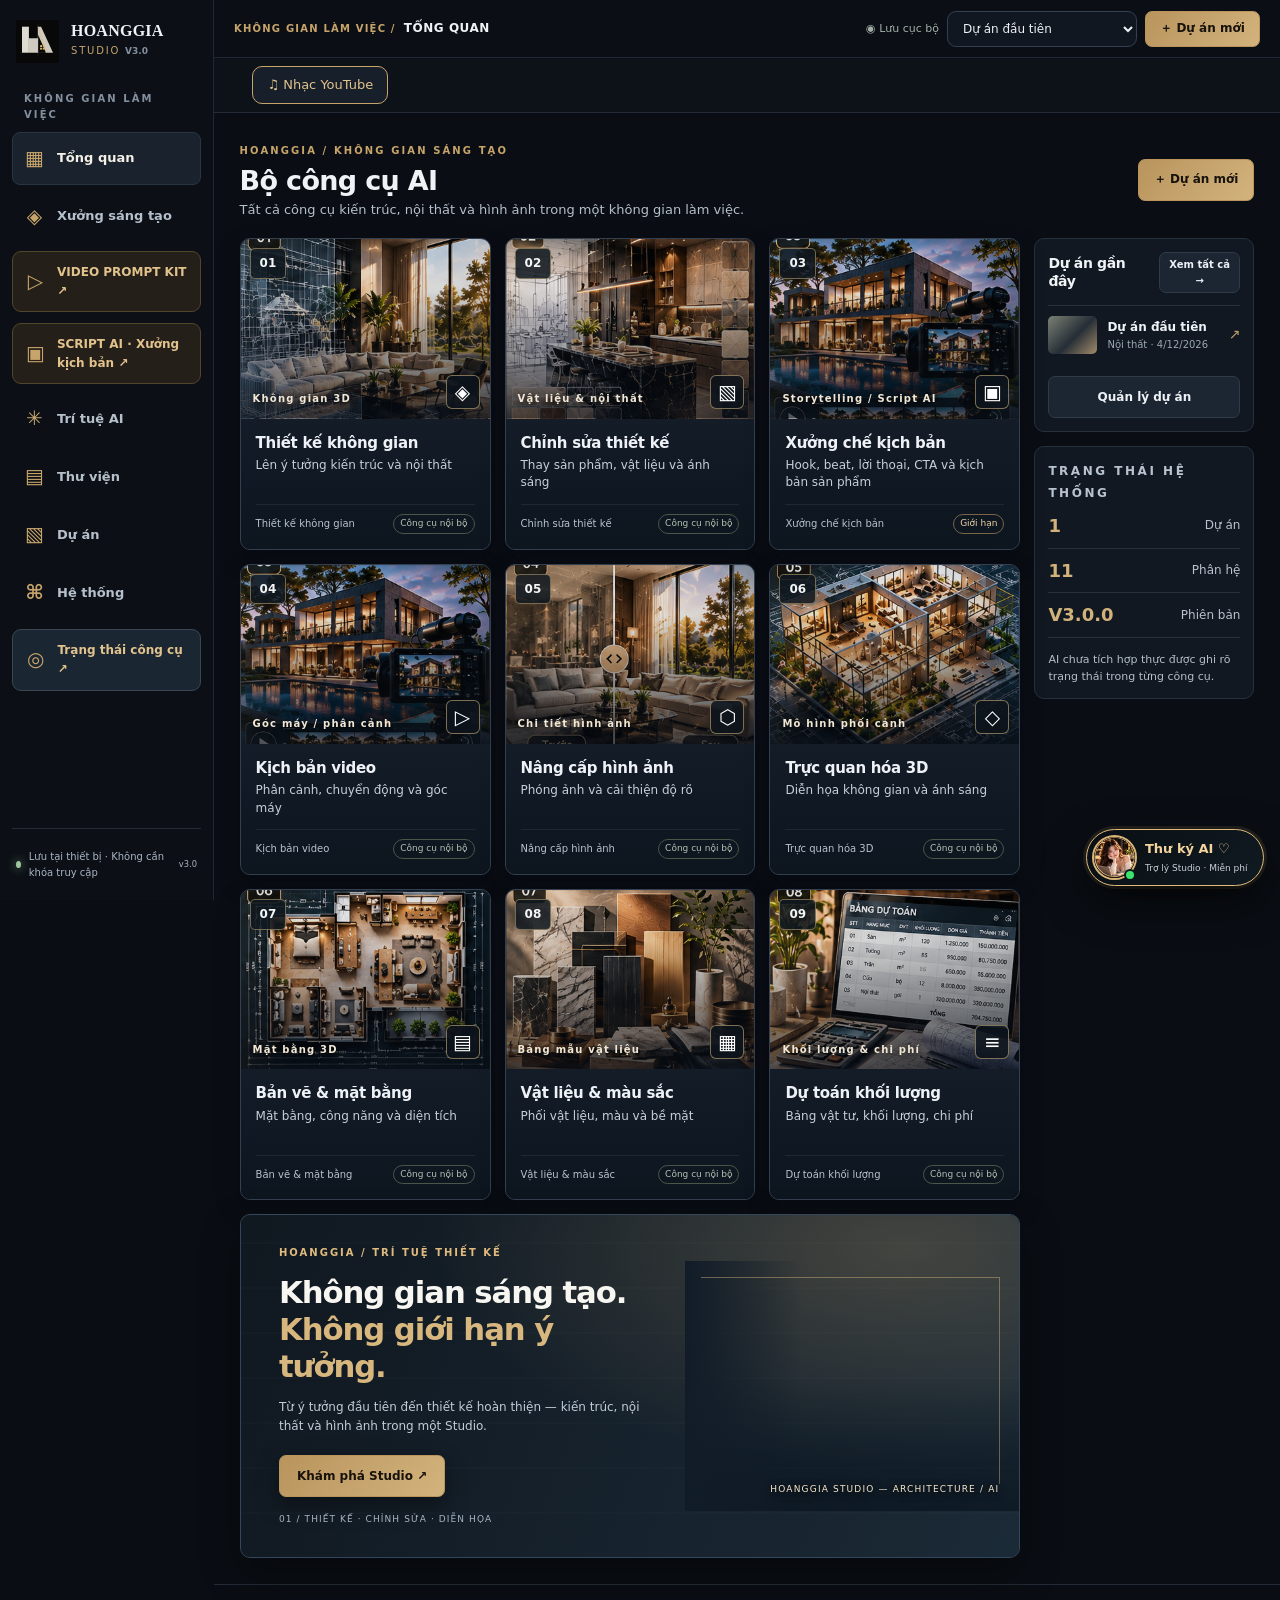
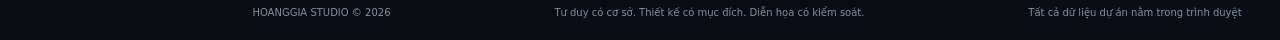
<file: index.html>
<!doctype html>
<html lang="vi"><head><meta charset="utf-8"><meta name="viewport" content="width=device-width,initial-scale=1"><meta name="theme-color" content="#101411"><meta name="description" content="HOANGGIA STUDIO — nền tảng trí tuệ thiết kế kiến trúc, nội thất và sáng tạo hình ảnh"><title>HOANGGIA STUDIO — Trí tuệ thiết kế</title><link rel="icon" href="./assets/icon.svg" type="image/svg+xml"><link rel="manifest" href="./manifest.webmanifest"><link rel="stylesheet" href="./styles.css?v=4.9.0"><style>.hg-prompt-shell{padding:24px;max-width:1250px;margin:auto}.hg-prompt-header span{color:#ddbb80;letter-spacing:.13em;font-size:11px;font-weight:bold}.hg-prompt-header h1{font-size:clamp(26px,4vw,40px);margin:12px 0}.hg-prompt-grid{display:grid;grid-template-columns:minmax(210px,320px) minmax(0,1fr);gap:16px;margin-top:22px}.hg-prompt-grid nav,.hg-prompt-grid article{background:#151d27;border:1px solid #344052;border-radius:12px;padding:16px;min-width:0}.hg-prompt-grid nav{display:grid;align-content:start;gap:8px}.hg-prompt-grid nav button{cursor:pointer;background:#202a38;color:#e6e7eb;border:1px solid #3c4959;border-radius:8px;padding:12px;text-align:left}.hg-prompt-grid nav button[aria-current=true]{border-color:#d8b478;background:#352c20}.hg-prompt-grid textarea{display:block;width:100%;background:#0c131c;color:#fff;border:1px solid #536074;border-radius:9px;padding:14px;margin:8px 0;min-height:215px;resize:vertical}.hg-prompt-actions{display:flex;gap:8px;flex-wrap:wrap}.hg-prompt-actions button{cursor:pointer;border:1px solid #c8a76d;background:#c8a76d;color:#151719;font-weight:700;padding:11px 14px;border-radius:8px}.hg-prompt-actions button+button{background:transparent;color:#e3c491}#hg-prompt-notice{color:#e7ca98;font-size:12px}@media(max-width:700px){.hg-prompt-shell{padding:16px}.hg-prompt-grid{grid-template-columns:1fr}.hg-prompt-grid nav{grid-template-columns:repeat(2,minmax(0,1fr))}.hg-prompt-grid nav button{font-size:12px;padding:10px}}@media(max-width:350px){.hg-prompt-grid nav{grid-template-columns:1fr}}.hg-prompt-categories{display:grid;grid-template-columns:repeat(auto-fit,minmax(210px,1fr));gap:10px;margin:22px 0}.hg-prompt-categories button{background:#182330;color:#e6e8ed;border:1px solid #3d4b5a;border-radius:10px;padding:14px;text-align:left;font-weight:650;cursor:pointer}.hg-prompt-categories button[aria-current=true]{border-color:#d8b478;background:#342c20;color:#f4d7a8}.hg-prompt-grid [hidden]{display:none!important}@media(max-width:700px){.hg-prompt-categories{grid-template-columns:repeat(2,minmax(0,1fr))}.hg-prompt-categories button{font-size:12px;padding:11px}}@media(max-width:380px){.hg-prompt-categories{grid-template-columns:1fr}}.hg-prompt-selects{display:grid;grid-template-columns:repeat(2,minmax(0,1fr));gap:16px;margin:22px 0}.hg-prompt-selects label{display:block;margin-bottom:9px;color:#e2c38e;font-weight:700}.hg-prompt-selects select{width:100%;min-width:0;border-radius:10px;background:#1b2633;border:1px solid #536074;color:#f3f3f3;padding:13px;font-size:14px}.hg-prompt-selects select:disabled{opacity:.55}.hg-prompt-editor-panel{padding:20px;border:1px solid #344052;background:#151d27;border-radius:12px}.hg-prompt-editor-panel [hidden]{display:none!important}@media(max-width:700px){.hg-prompt-selects{grid-template-columns:1fr}}</style></head>
<body>
<div class="app">
<aside class="side" aria-label="Điều hướng chính">
<a class="brand" href="#home" aria-label="HOANGGIA STUDIO"><img src="./assets/icon.svg" alt=""><span><strong>HOANGGIA</strong><small>STUDIO <b>V3.0</b></small></span></a>
<div class="side-label">KHÔNG GIAN LÀM VIỆC</div><nav id="mainNav">
<button data-route="home" class="active"><span class="ni">▦</span> Tổng quan</button>
<button data-route="creative"><span class="ni">◈</span> Xưởng sáng tạo</button>
<a class="script-direct-link" href="./video-prompt-kit.html" style="display:flex;align-items:center;gap:12px;padding:11px 13px;margin:3px 0;border:1px solid #51452c;border-radius:9px;color:#e2c38e;font-size:12px;font-weight:700;text-decoration:none;background:#241f18"><span class="ni">▷</span> VIDEO PROMPT KIT ↗</a><a class="script-direct-link" href="./script-ai.html" style="display:flex;align-items:center;gap:12px;padding:11px 13px;margin:3px 0;border:1px solid #51452c;border-radius:9px;color:#e2c38e;font-size:12px;font-weight:700;text-decoration:none;background:#241f18"><span class="ni">▣</span> SCRIPT AI · Xưởng kịch bản ↗</a>
<button data-route="intelligence"><span class="ni">✳</span> Trí tuệ AI</button>
<button data-route="library"><span class="ni">▤</span> Thư viện</button>
<button data-route="projects"><span class="ni">▧</span> Dự án</button>
<button data-route="system"><span class="ni">⌘</span> Hệ thống</button><a class="hg-status-link" href="./system-status.html"><span class="ni">◎</span> Trạng thái công cụ ↗</a></nav>
<div class="side-bottom"><span class="status-dot"></span><span>Lưu tại thiết bị · Không cần khóa truy cập</span><small id="sideVersion">v3.0</small></div></aside>
<div class="frame"><header class="topbar">
<div class="breadcrumb"><span class="overline">KHÔNG GIAN LÀM VIỆC /</span><strong id="crumb">TỔNG QUAN</strong></div>
<div class="top-actions"><span class="storage-tag" title="Dự án lưu trên trình duyệt này">◉ Lưu cục bộ</span><select id="projectSelect" aria-label="Dự án hiện tại"></select><button class="btn btn-gold" id="newProject" type="button">＋ Dự án mới</button></div>
</header><div class="music-toolbar"><aside class="music-dock" id="musicDock" aria-label="Nghe nhạc YouTube"><button id="musicToggle" class="music-toggle" type="button" aria-expanded="false" aria-controls="musicPanel">♫ Nhạc YouTube</button><div class="music-panel" id="musicPanel" hidden><label for="musicUrl">Dán liên kết video hoặc danh sách phát YouTube</label><div class="music-input-row"><input id="musicUrl" type="url" placeholder="https://www.youtube.com/watch?v=..." autocomplete="off"><button id="musicPlay" type="button">Phát</button></div><p id="musicMessage" role="status">Chỉ phát nội dung YouTube cho phép nhúng. Nhạc tiếp tục khi chuyển mục trong Studio.</p><div id="musicFrame"></div><div class="music-input-row"><a id="musicExternal" href="https://www.youtube.com/" target="_blank" rel="noopener noreferrer">Mở YouTube ↗</a><button id="musicStop" type="button">Dừng nhạc</button></div></div></aside></div><main id="view" tabindex="-1" aria-live="polite"></main>
<footer class="foot"><span>HOANGGIA STUDIO © 2026</span><span>Tư duy có cơ sở. Thiết kế có mục đích. Diễn họa có kiểm soát.</span><span id="footerStatus">Tất cả dữ liệu dự án nằm trong trình duyệt</span></footer></div>
<nav class="mobile-nav" aria-label="Điều hướng di động"><button data-route="home">⌂<small>Tổng quan</small></button><button data-route="creative">◈<small>Sáng tạo</small></button><a href="./script-ai.html" aria-label="Mở Script AI" style="color:#e2c38e;text-align:center;font-size:19px;min-width:55px;text-decoration:none">▣<small style="display:block;font-size:10px">Script AI</small></a><button data-route="intelligence">✳<small>Trí tuệ</small></button><button data-route="library">▤<small>Thư viện</small></button><button data-route="projects">▧<small>Dự án</small></button><button data-route="system">⌘<small>Hệ thống</small></button><a class="hg-mobile-status" href="./system-status.html" aria-label="Trạng thái hệ thống">◎<small>Trạng thái</small></a></nav>
</div><div id="toast" class="toast" role="status" aria-live="polite"></div>
<script>
/* Chuyển thẳng Design AI đến DA Studio, kể cả khi còn giao diện cũ trong bộ nhớ. */
document.addEventListener("click",function(e){
 const tile=e.target.closest('[data-open="design"],a[href*="/design-ai/"],a[href*="/da-studio/"]');
 if(!tile)return;
 e.preventDefault();e.stopImmediatePropagation();
 location.assign("https://hoanggiaktsda-beep.github.io/da-studio/");
},true);
</script><script type="module" src="./src/app.js?v=4.9.21"></script><script defer src="./src/mo-chat.js"></script><script defer src="./src/youtube-music.js"></script><script defer src="./src/prompt-router.js?v=1.2.0"></script></body></html>
</file>
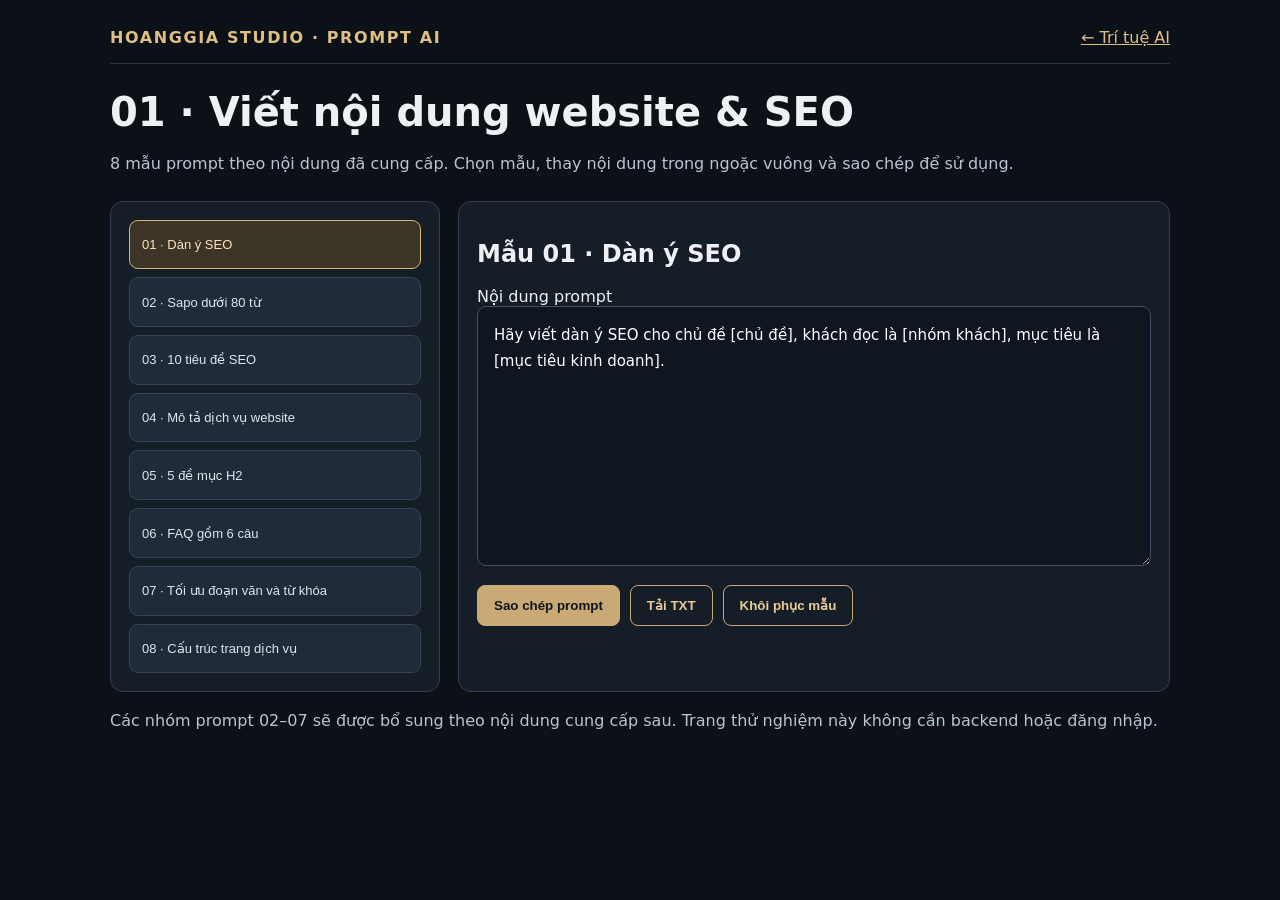
<file: prompt-mau.html>
<!doctype html><html lang="vi"><head><meta charset="utf-8"><meta name="viewport" content="width=device-width,initial-scale=1"><title>HOANGGIA · Prompt mẫu Website & SEO</title><style>:root{color-scheme:dark}*{box-sizing:border-box}body{margin:0;background:#0c1118;color:#eef0f3;font-family:system-ui,-apple-system,Arial,sans-serif}.wrap{max-width:1100px;margin:auto;padding:28px 20px 80px}header{display:flex;align-items:center;justify-content:space-between;gap:16px;border-bottom:1px solid #293340;padding-bottom:16px}header strong{letter-spacing:.1em;color:#dfbf86}a{color:#dfbf86}h1{font-size:clamp(26px,4vw,40px);margin:25px 0 6px}p,.hint{color:#bac4d0;line-height:1.6}.layout{display:grid;grid-template-columns:minmax(220px,330px) minmax(0,1fr);gap:18px;margin-top:24px}.panel{background:#151d27;border:1px solid #344052;border-radius:13px;padding:18px}.items{display:grid;gap:8px}.items button{display:block;text-align:left;width:100%;padding:13px 12px;border-radius:9px;background:#202b39;color:#dfe6ec;border:1px solid #344356;font-size:13px;cursor:pointer}.items button[aria-selected="true"]{background:#3b3427;border-color:#d6b577;color:#ffe5b9}textarea{width:100%;min-height:260px;background:#0f161f;border:1px solid #415065;color:#fff;padding:16px;border-radius:9px;font:15px/1.7 system-ui;resize:vertical}.actions{display:flex;flex-wrap:wrap;gap:10px;margin-top:15px}.actions button{cursor:pointer;border:1px solid #c9aa76;border-radius:8px;padding:12px 16px;background:#c9aa76;color:#10151b;font-weight:bold}.actions button.secondary{background:transparent;color:#e8cc99}#status{min-height:22px;font-size:13px;color:#dfbf86;margin-top:12px}@media(max-width:700px){.layout{grid-template-columns:1fr}.wrap{padding:16px 12px 80px}header{align-items:flex-start}.items{grid-template-columns:repeat(2,minmax(0,1fr))}.items button{font-size:12px;padding:11px 8px}}@media(max-width:370px){.items{grid-template-columns:1fr}}</style></head><body><main class="wrap"><header><strong>HOANGGIA STUDIO · PROMPT AI</strong><a href="./#intelligence">← Trí tuệ AI</a></header><h1>01 · Viết nội dung website & SEO</h1><p>8 mẫu prompt theo nội dung đã cung cấp. Chọn mẫu, thay nội dung trong ngoặc vuông và sao chép để sử dụng.</p><div class="layout"><nav class="panel items" aria-label="Chọn mẫu SEO" id="items"></nav><section class="panel"><h2 id="title">Mẫu 01 · Dàn ý SEO</h2><label for="prompt">Nội dung prompt</label><textarea id="prompt" spellcheck="false"></textarea><div class="actions"><button id="copy" type="button">Sao chép prompt</button><button id="save" class="secondary" type="button">Tải TXT</button><button id="reset" class="secondary" type="button">Khôi phục mẫu</button></div><p id="status" role="status"></p></section></div><p class="hint">Các nhóm prompt 02–07 sẽ được bổ sung theo nội dung cung cấp sau. Trang thử nghiệm này không cần backend hoặc đăng nhập.</p></main><script>const prompts=[["Dàn ý SEO","Hãy viết dàn ý SEO cho chủ đề [chủ đề], khách đọc là [nhóm khách], mục tiêu là [mục tiêu kinh doanh]."],["Sapo dưới 80 từ","Hãy viết sapo dưới 80 từ cho bài [tên bài], giọng rõ ràng, không phóng đại, có nhắc [từ khóa chính]."],["10 tiêu đề SEO","Hãy tạo 10 tiêu đề SEO cho từ khóa [từ khóa], mỗi tiêu đề có một lợi ích cụ thể."],["Mô tả dịch vụ website","Hãy viết đoạn mô tả dịch vụ [dịch vụ] cho website, tập trung vào vấn đề [nỗi đau] và kết quả [kết quả mong muốn]."],["5 đề mục H2","Hãy viết 5 H2 cho bài [chủ đề], mỗi H2 xử lý một ý định tìm kiếm khác nhau."],["FAQ gồm 6 câu","Hãy viết phần FAQ cho bài [tên bài], gồm 6 câu trả lời ngắn, dễ hiểu, không dùng giọng bán hàng."],["Tối ưu đoạn văn và từ khóa","Hãy tối ưu đoạn sau để dễ đọc hơn, giữ nguyên ý chính và thêm từ khóa [từ khóa] tự nhiên: [đoạn văn]."],["Cấu trúc trang dịch vụ","Hãy đề xuất cấu trúc trang dịch vụ [dịch vụ], gồm hero, lợi ích, quy trình, bằng chứng và kêu gọi hành động."]];let current=0;const list=document.getElementById("items"),text=document.getElementById("prompt"),title=document.getElementById("title"),status=document.getElementById("status");prompts.forEach((p,i)=>{let b=document.createElement("button");b.textContent=String(i+1).padStart(2,"0")+" · "+p[0];b.onclick=()=>choose(i);list.append(b)});function choose(i){current=i;text.value=prompts[i][1];title.textContent="Mẫu "+String(i+1).padStart(2,"0")+" · "+prompts[i][0];[...list.children].forEach((b,n)=>b.setAttribute("aria-selected",String(n===i)));status.textContent=""}choose(0);document.getElementById("copy").onclick=async()=>{try{await navigator.clipboard.writeText(text.value);status.textContent="Đã sao chép prompt."}catch{status.textContent="Không sao chép được; hãy chọn nội dung để sao chép thủ công."}};document.getElementById("save").onclick=()=>{let url=URL.createObjectURL(new Blob([text.value],{type:"text/plain;charset=utf-8"}));let a=document.createElement("a");a.href=url;a.download="HOANGGIA-SEO-"+(current+1)+".txt";a.click();setTimeout(()=>URL.revokeObjectURL(url),500)};document.getElementById("reset").onclick=()=>choose(current)</script></body></html>
</file>
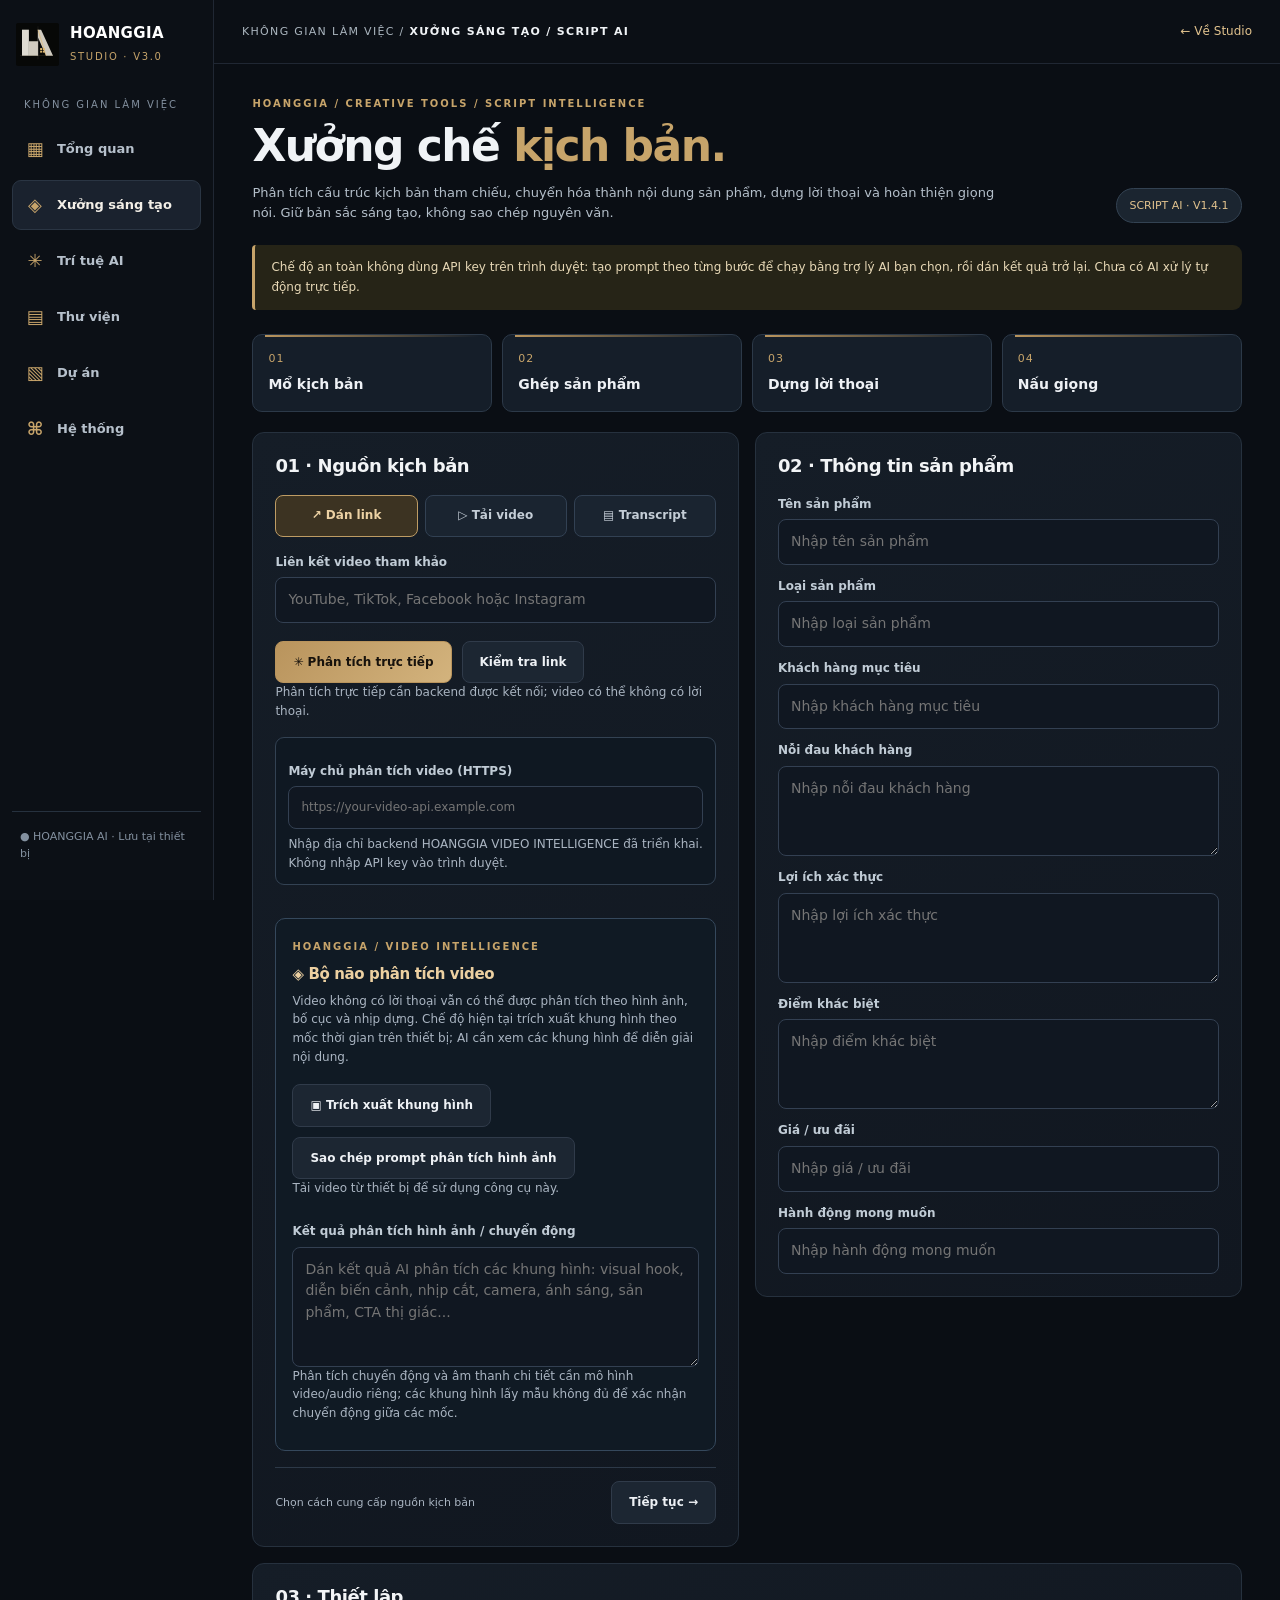
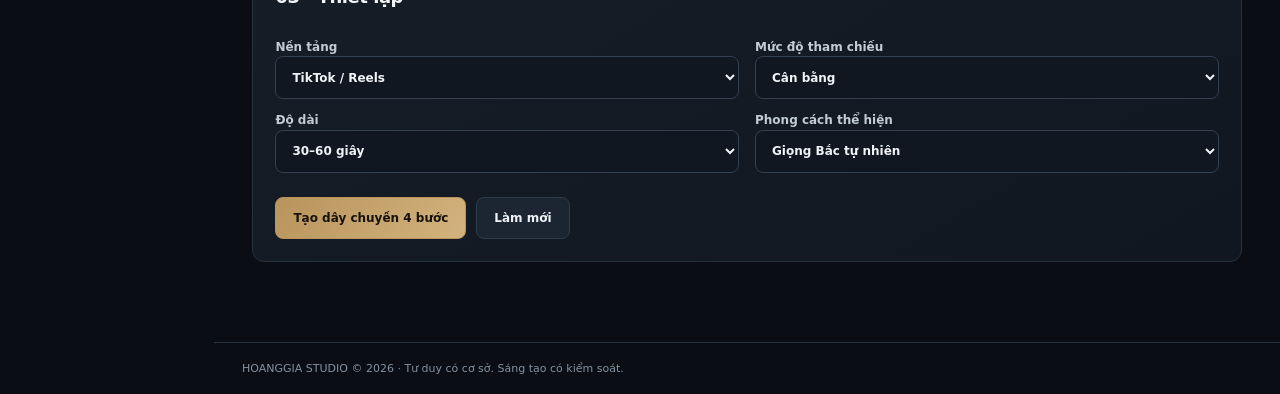
<file: script-ai.html>
<!doctype html><html lang="vi"><head><meta charset="utf-8"><meta name="viewport" content="width=device-width,initial-scale=1"><title>HOANGGIA SCRIPT AI — Xưởng kịch bản</title><link rel="stylesheet" href="./styles.css?v=4.4.5"><style>
:root{color-scheme:dark;--script-accent:#c7a46a}
body{background:#0a0e14;color:#f0f3f6;margin:0}
.script-shell{display:flex;min-height:100vh}.script-side{width:214px;flex:none;background:#0c1016;border-right:1px solid #202733;padding:22px 12px;position:sticky;top:0;height:100vh;display:flex;flex-direction:column}.script-brand{display:flex;align-items:center;gap:11px;margin:0 4px 30px;text-decoration:none}.script-brand img{width:43px;height:43px}.script-brand strong{display:block;font-weight:800;font-size:15px;letter-spacing:.025em;color:#fff}.script-brand small{color:#c7a46a;font-size:10px;letter-spacing:.17em}.script-nav-title{font-size:10px;letter-spacing:.2em;color:#83909f;margin:0 12px 12px}.script-nav{display:grid;gap:6px}.script-nav a{display:flex;align-items:center;gap:11px;padding:11px 12px;border-radius:9px;color:#b6c0cb;font-size:13px;font-weight:600;text-decoration:none}.script-nav a:hover,.script-nav a.active{background:#1a222e;border:1px solid #2a3543;padding:10px 11px;color:#f3efe7}.script-nav .symbol{color:#c7a46a;font-size:18px;min-width:22px;text-align:center}.script-side-foot{margin-top:auto;border-top:1px solid #26313e;padding:16px 8px;color:#83909f;font-size:11px}
.script-frame{flex:1;min-width:0}.script-topbar{height:64px;background:#0c1016f5;border-bottom:1px solid #202733;display:flex;align-items:center;justify-content:space-between;padding:0 28px;position:sticky;top:0;z-index:10}.script-topbar .crumb{font-size:11px;letter-spacing:.12em;color:#abb6bf}.script-topbar strong{color:#f0f3f6}.script-topbar a{font-size:12px;color:#e2c38e}
.script-main{max-width:1510px;margin:auto;padding:32px clamp(18px,3vw,44px) 80px}.script-hero{display:flex;justify-content:space-between;align-items:flex-end;gap:20px;margin-bottom:22px}.script-hero h1{font-size:clamp(30px,4vw,44px);letter-spacing:-.035em;margin:6px 0 10px}.script-hero p{max-width:750px;font-size:13px;margin:0}.script-version{white-space:nowrap;background:#1b2530;border:1px solid #334252;padding:8px 12px;border-radius:50px;font-size:11px;color:#e2c38e}.eyebrow{font-size:10px;letter-spacing:.2em;color:#c7a46a}.columns{display:grid;grid-template-columns:1fr 1fr;gap:16px;align-items:start}.panel{border:1px solid #26313e;background:linear-gradient(150deg,#151d27,#111720);border-radius:12px;padding:22px;margin-top:16px}.panel h2{color:#f2f4f6;font-size:18px;margin:0 0 17px}.panel label{font-size:12px;color:#c1ccd6;margin:12px 0 6px;font-weight:600}.panel input,.panel textarea,.panel select{display:block;width:100%;border:1px solid #334052;background:#101721;border-radius:8px;padding:11px 12px;color:#f0f3f6;min-height:43px;font:inherit}.panel textarea{min-height:90px;resize:vertical}#source{min-height:294px}.panel input:focus,.panel textarea:focus,.panel select:focus{outline:2px solid #c7a46a;outline-offset:1px}.script-main button{border:1px solid #b9945d;background:linear-gradient(130deg,#b9945d,#d3b37d);color:#17120c;border-radius:8px;padding:11px 17px;min-height:42px;cursor:pointer;font-size:12px;font-weight:700}.script-main button.secondary{background:#1c2632;color:#eef1f5;border-color:#303b4a}.script-main button:hover{filter:brightness(1.12)}.script-main button:disabled{opacity:.48}.actions{display:flex;flex-wrap:wrap;gap:10px;margin-top:18px}
.rail{display:grid;grid-template-columns:repeat(4,minmax(0,1fr));gap:10px;margin:24px 0 4px}.rail div{position:relative;background:#151e29;border:1px solid #2c3948;border-radius:10px;padding:15px;color:#c7a46a;font-size:11px;letter-spacing:.09em}.rail div:before{content:"";position:absolute;top:0;left:12px;right:12px;height:2px;background:linear-gradient(90deg,#b9945d,transparent)}.rail strong{display:block;font-size:14px;color:#eef1f5;margin-top:7px;letter-spacing:0}.script-main pre{white-space:pre-wrap;overflow-wrap:anywhere;background:#0b1119;border:1px solid #293542;border-radius:10px;padding:16px;max-height:370px;overflow:auto;color:#c9d2dc;font:12px/1.8 ui-monospace,Consolas,monospace}.hidden{display:none!important}.step{border-bottom:1px solid #293542;padding:16px 0}.step h3{color:#e8ce9f;margin-bottom:12px}.notice{border-left:3px solid #c7a46a;background:#262417;border-radius:4px 9px 9px 4px;padding:13px 16px;color:#e7d8b6;font-size:12px;line-height:1.65}.status{font-size:12px;color:#e2c38e}.hint{font-size:12px;color:#aab5c2}.script-bottom{font-size:11px;color:#8492a1;border-top:1px solid #26313e;padding:17px 28px}.script-mobile-nav{display:none}
@media(max-width:1100px){.script-side{width:194px}.script-main{padding:22px}.columns{gap:12px}}
@media(max-width:760px){.script-side{display:none}.script-topbar{height:58px;padding:0 15px}.script-topbar .crumb{font-size:10px}.script-main{padding:23px 14px 100px}.script-hero{align-items:flex-start}.script-hero h1{font-size:31px}.script-version{display:none}.columns{grid-template-columns:1fr}.panel{padding:17px}.rail{grid-template-columns:repeat(2,minmax(0,1fr));gap:8px}.rail div{padding:12px}.script-mobile-nav{position:fixed;display:flex;bottom:0;left:0;right:0;z-index:50;background:#111924ef;backdrop-filter:blur(15px);border-top:1px solid #2b3542;justify-content:space-around;padding:7px 0 max(9px,env(safe-area-inset-bottom))}.script-mobile-nav a{color:#c5cdd6;text-align:center;font-size:11px;text-decoration:none;padding:6px 12px}.script-mobile-nav a span{display:block;font-size:21px;color:#c7a46a}.script-bottom{display:none}}
@media(prefers-reduced-motion:reduce){*{scroll-behavior:auto!important}}

.source-tabs{display:flex;gap:7px;flex-wrap:wrap;margin:0 0 16px}.script-main button.source-tab{background:#1a2430;border:1px solid #324153;color:#c4cdd6;padding:9px 12px;flex:1;min-width:105px}.script-main button.source-tab.selected{background:#3c3322;color:#edd2a4;border-color:#be9c64}.source-pane{min-height:255px}.source-pane.hidden{display:none}.source-preview{width:100%;max-height:215px;object-fit:contain;border:1px solid #324153;border-radius:8px;margin:12px 0}.source-open{display:inline-flex;align-items:center;color:#e2c38e;font-size:12px}.source-bottom{display:flex;align-items:center;justify-content:space-between;gap:12px;border-top:1px solid #2d3948;padding-top:13px;margin-top:16px;color:#aab5c2;font-size:11px}
.video-intelligence{background:#101a24;border:1px solid #35485c;border-radius:10px;padding:16px;margin-top:15px}.vi-head h3{color:#ecd0a1;margin:8px 0}.video-frames{display:grid;grid-template-columns:repeat(auto-fill,minmax(130px,1fr));gap:10px;margin:12px 0}.video-frame{border:1px solid #39495a;background:#0d141e;border-radius:7px;padding:6px}.video-frame img{width:100%;aspect-ratio:9/12;object-fit:contain;display:block}.video-frame small{color:#c5d0dc;font-size:11px}.video-frame a{font-size:11px;color:#e2c38e}.video-intelligence textarea{min-height:120px}@media(max-width:760px){.video-frames{grid-template-columns:repeat(2,minmax(0,1fr))}}
.direct-config{margin-top:16px;padding:12px;border:1px solid #334253;border-radius:9px;background:#0f1822}.direct-config input{font-size:12px}.direct-config .hint{margin:6px 0 0}#directStatus{color:#d8c08c;min-height:18px}
</style></head><body><div class="script-shell"><aside class="script-side"><a class="script-brand" href="./"><img src="./assets/icon.svg" alt=""><span><strong>HOANGGIA</strong><small>STUDIO · V3.0</small></span></a><div class="script-nav-title">KHÔNG GIAN LÀM VIỆC</div><nav class="script-nav"><a href="./#home"><span class="symbol">▦</span>Tổng quan</a><a class="active" href="./#creative"><span class="symbol">◈</span>Xưởng sáng tạo</a><a href="./#intelligence"><span class="symbol">✳</span>Trí tuệ AI</a><a href="./#library"><span class="symbol">▤</span>Thư viện</a><a href="./#projects"><span class="symbol">▧</span>Dự án</a><a href="./#system"><span class="symbol">⌘</span>Hệ thống</a></nav><div class="script-side-foot">● HOANGGIA AI · Lưu tại thiết bị</div></aside><div class="script-frame"><header class="script-topbar"><div class="crumb">KHÔNG GIAN LÀM VIỆC / <strong>XƯỞNG SÁNG TẠO / SCRIPT AI</strong></div><a href="./#creative">← Về Studio</a></header><main class="script-main"><div class="script-hero"><div><div class="eyebrow">HOANGGIA / CREATIVE TOOLS / SCRIPT INTELLIGENCE</div><h1>Xưởng chế <span style="color:#c7a46a">kịch bản.</span></h1><p>Phân tích cấu trúc kịch bản tham chiếu, chuyển hóa thành nội dung sản phẩm, dựng lời thoại và hoàn thiện giọng nói. Giữ bản sắc sáng tạo, không sao chép nguyên văn.</p></div><span class="script-version">SCRIPT AI · V1.4.1</span></div>
<div class="notice">Chế độ an toàn không dùng API key trên trình duyệt: tạo prompt theo từng bước để chạy bằng trợ lý AI bạn chọn, rồi dán kết quả trở lại. Chưa có AI xử lý tự động trực tiếp.</div>
<div class="rail"><div>01<strong>Mổ kịch bản</strong></div><div>02<strong>Ghép sản phẩm</strong></div><div>03<strong>Dựng lời thoại</strong></div><div>04<strong>Nấu giọng</strong></div></div>
<div class="columns"><section class="panel"><h2>01 · Nguồn kịch bản</h2><div class="source-tabs" role="tablist" aria-label="Chọn phương thức nguồn"><button type="button" class="source-tab selected" data-source-mode="url" aria-selected="true">↗ Dán link</button><button type="button" class="source-tab" data-source-mode="video" aria-selected="false">▷ Tải video</button><button type="button" class="source-tab" data-source-mode="text" aria-selected="false">▤ Transcript</button></div>
<div id="sourceUrlPane" class="source-pane"><label for="sourceUrl">Liên kết video tham khảo</label><input id="sourceUrl" type="url" placeholder="YouTube, TikTok, Facebook hoặc Instagram"><div class="actions"><button type="button" id="analyzeDirect">✳ Phân tích trực tiếp</button><button type="button" class="secondary" id="checkUrl">Kiểm tra link</button><a id="openSourceUrl" class="source-open hidden" target="_blank" rel="noopener noreferrer">Mở video ↗</a></div><p class="hint" id="sourceUrlHelp">Phân tích trực tiếp cần backend được kết nối; video có thể không có lời thoại.</p><div class="direct-config"><label for="backendUrl">Máy chủ phân tích video (HTTPS)</label><input id="backendUrl" type="url" placeholder="https://your-video-api.example.com"><p class="hint">Nhập địa chỉ backend HOANGGIA VIDEO INTELLIGENCE đã triển khai. Không nhập API key vào trình duyệt.</p></div><p class="hint" id="directStatus" role="status" aria-live="polite"></p></div>
<div id="sourceVideoPane" class="source-pane hidden"><label for="sourceVideo">Tải video MP4 / MOV / WEBM</label><input id="sourceVideo" type="file" accept="video/mp4,video/quicktime,video/webm,.mp4,.mov,.webm"><video id="sourcePreview" class="source-preview hidden" controls playsinline></video><p class="hint" id="videoHelp">Xem lại video ngay trên thiết bị. Chưa có công cụ nhận dạng lời thoại từ tệp video; dùng transcript hoặc phụ đề từ ứng dụng ngoài để phân tích.</p></div>
<div class="video-intelligence"><div class="vi-head"><span class="eyebrow">HOANGGIA / VIDEO INTELLIGENCE</span><h3>◈ Bộ não phân tích video</h3><p class="hint">Video không có lời thoại vẫn có thể được phân tích theo hình ảnh, bố cục và nhịp dựng. Chế độ hiện tại trích xuất khung hình theo mốc thời gian trên thiết bị; AI cần xem các khung hình để diễn giải nội dung.</p></div><div class="actions"><button id="extractFrames" type="button" class="secondary">▣ Trích xuất khung hình</button><button id="copyVisualPrompt" type="button" class="secondary">Sao chép prompt phân tích hình ảnh</button></div><div id="frameStatus" class="hint" role="status">Tải video từ thiết bị để sử dụng công cụ này.</div><div id="videoFrames" class="video-frames"></div><label for="visualAnalysis">Kết quả phân tích hình ảnh / chuyển động</label><textarea id="visualAnalysis" placeholder="Dán kết quả AI phân tích các khung hình: visual hook, diễn biến cảnh, nhịp cắt, camera, ánh sáng, sản phẩm, CTA thị giác..."></textarea><p class="hint">Phân tích chuyển động và âm thanh chi tiết cần mô hình video/audio riêng; các khung hình lấy mẫu không đủ để xác nhận chuyển động giữa các mốc.</p></div><div id="sourceTextPane" class="source-pane hidden"><label for="upload">Tải transcript (.txt, .srt, .vtt, .md)</label><input id="upload" type="file" accept=".txt,.srt,.vtt,.md"><label for="source">Nội dung lời thoại</label><textarea id="source" placeholder="Dán bản chép lời hoặc nội dung phụ đề video..."></textarea><p class="hint">Cách nhập có thể dùng ngay để tạo quy trình bốn bước.</p></div>
<div class="source-bottom"><span id="sourceReady" aria-live="polite">Chọn cách cung cấp nguồn kịch bản</span><button type="button" class="secondary" id="sourceNext">Tiếp tục →</button></div></section>
<section class="panel"><h2>02 · Thông tin sản phẩm</h2><div id="fields"><label for="p_ten">Tên sản phẩm</label><input id="p_ten" type="text" placeholder="Nhập tên sản phẩm"><label for="p_loai">Loại sản phẩm</label><input id="p_loai" type="text" placeholder="Nhập loại sản phẩm"><label for="p_khach">Khách hàng mục tiêu</label><input id="p_khach" type="text" placeholder="Nhập khách hàng mục tiêu"><label for="p_van_de">Nỗi đau khách hàng</label><textarea id="p_van_de" placeholder="Nhập nỗi đau khách hàng"></textarea><label for="p_loi_ich">Lợi ích xác thực</label><textarea id="p_loi_ich" placeholder="Nhập lợi ích xác thực"></textarea><label for="p_khac_biet">Điểm khác biệt</label><textarea id="p_khac_biet" placeholder="Nhập điểm khác biệt"></textarea><label for="p_gia">Giá / ưu đãi</label><input id="p_gia" type="text" placeholder="Nhập giá / ưu đãi"><label for="p_cta">Hành động mong muốn</label><input id="p_cta" type="text" placeholder="Nhập hành động mong muốn"></div></section></div>
<section class="panel"><h2>03 · Thiết lập</h2><div class="columns"><div><label>Nền tảng<select id="platform"><option>TikTok / Reels</option><option>YouTube Shorts</option><option>Video dài</option></select></label><label>Độ dài<select id="duration"><option>15–30 giây</option><option selected>30–60 giây</option><option>60–90 giây</option><option>2–3 phút</option></select></label></div><div><label>Mức độ tham chiếu<select id="fidelity"><option>Sát khung</option><option selected>Cân bằng</option><option>Thoáng</option></select></label><label>Phong cách thể hiện<select id="tone"><option>Giọng Bắc tự nhiên</option><option>Chuyên gia cao cấp</option><option>Điện ảnh / Cinematic</option><option>Thân thiện, gần gũi</option></select></label></div></div><div class="actions"><button id="build">Tạo dây chuyền 4 bước</button><button class="secondary" id="reset">Làm mới</button></div></section>
<section class="panel hidden" id="workflow"><h2>04 · Dây chuyền biên tập</h2><p class="hint">Sao chép prompt mỗi bước sang AI, dán kết quả vào ô bên dưới. Bước sau sẽ sử dụng kết quả bước trước. Mọi nội dung được xử lý tại thiết bị, trừ khi chính bạn gửi tới dịch vụ AI.</p><div id="steps"></div><div class="actions"><button id="export">Xuất kết quả TXT</button><button class="secondary" id="copyfinal">Chép lời thoại cuối</button></div><p class="status" id="status" aria-live="polite"></p></section></main><footer class="script-bottom">HOANGGIA STUDIO © 2026 · Tư duy có cơ sở. Sáng tạo có kiểm soát.</footer></div></div><nav class="script-mobile-nav" aria-label="Điều hướng"><a href="./#home"><span>⌂</span>Tổng quan</a><a href="./#creative"><span>◈</span>Sáng tạo</a><a href="./#intelligence"><span>✳</span>Trí tuệ</a><a href="./#projects"><span>▧</span>Dự án</a></nav>
<script>
let sourceMode="url",previewUrl=null;const sourceModes=["url","video","text"];
function switchSourceMode(mode){if(!sourceModes.includes(mode))return;sourceMode=mode;sourceModes.forEach(x=>{document.getElementById("source"+({url:"Url",video:"Video",text:"Text"}[x])+"Pane").classList.toggle("hidden",x!==mode)});document.querySelectorAll("[data-source-mode]").forEach(el=>{let on=el.dataset.sourceMode===mode;el.classList.toggle("selected",on);el.setAttribute("aria-selected",String(on))});document.getElementById("sourceReady").textContent=mode==="url"?"Dán link, sau đó bổ sung transcript để phân tích":mode==="video"?"Tải video để xem trước, sau đó bổ sung transcript":"Dán hoặc tải transcript để phân tích";}document.querySelectorAll("[data-source-mode]").forEach(b=>b.addEventListener("click",()=>switchSourceMode(b.dataset.sourceMode)));
function allowedSourceLink(raw){try{let u=new URL(raw);if(!["http:","https:"].includes(u.protocol))return null;let h=u.hostname.toLowerCase();if(!["youtube.com","www.youtube.com","m.youtube.com","youtu.be","tiktok.com","www.tiktok.com","facebook.com","www.facebook.com","fb.watch","instagram.com","www.instagram.com"].includes(h))return null;return u.href}catch{return null}}
document.getElementById("analyzeDirect").onclick=async()=>{let button=document.getElementById("analyzeDirect"),status=document.getElementById("directStatus"),url=allowedSourceLink(document.getElementById("sourceUrl").value.trim()),endpoint=document.getElementById("backendUrl").value.trim();if(!url){status.textContent="Link video không hợp lệ.";return}if(!endpoint){status.textContent="Chưa kết nối máy chủ phân tích. Backend HOANGGIA VIDEO INTELLIGENCE cần được triển khai trước.";return}let base;try{const parsed=new URL(endpoint);if(parsed.protocol!=="https:"&&parsed.hostname!=="localhost")throw Error();base=parsed.origin+parsed.pathname.replace(/\/$/,"")}catch{status.textContent="Địa chỉ máy chủ phải là HTTPS hợp lệ.";return}button.disabled=true;status.textContent="Đang gửi video đến máy chủ để phân tích...";try{const controller=new AbortController(),timeout=setTimeout(()=>controller.abort(),180000);let response;try{response=await fetch(base+"/api/analyze-video",{method:"POST",headers:{"Content-Type":"application/json"},body:JSON.stringify({url}),signal:controller.signal})}finally{clearTimeout(timeout)}let data=await response.json().catch(()=>({}));if(!response.ok)throw Error(data.detail||data.error||("HTTP "+response.status));if(!data.analysis||typeof data.analysis!=="string")throw Error("Máy chủ chưa trả về kết quả phân tích hợp lệ.");document.getElementById("visualAnalysis").value=data.analysis;if(data.transcript&&typeof data.transcript==="string")document.getElementById("source").value=data.transcript;status.textContent="Đã nhận phân tích video. Điền thông tin sản phẩm và tạo dây chuyền bốn bước.";document.getElementById("sourceReady").textContent="Đã có kết quả Video Intelligence";}catch(e){status.textContent="Không phân tích được: "+(e.name==="AbortError"?"Máy chủ phản hồi quá lâu.":e.message)+". Kiểm tra backend hoặc quyền truy cập video."}finally{button.disabled=false}};
document.getElementById("checkUrl").onclick=()=>{const safe=allowedSourceLink(document.getElementById("sourceUrl").value.trim());const link=document.getElementById("openSourceUrl");link.classList.toggle("hidden",!safe);if(safe)link.href=safe;else link.removeAttribute("href");document.getElementById("sourceUrlHelp").textContent=safe?"Đã nhận dạng link hợp lệ. Mở video và sao chép transcript, sau đó chọn Transcript để tiếp tục. Trình duyệt hiện chưa tự trích xuất lời thoại.":"Link chưa hợp lệ hoặc nền tảng chưa hỗ trợ. Hãy dùng YouTube, TikTok, Facebook hoặc Instagram."};
document.getElementById("sourceVideo").onchange=e=>{const f=e.target.files?.[0],preview=document.getElementById("sourcePreview");if(previewUrl){URL.revokeObjectURL(previewUrl);previewUrl=null}if(!f){preview.classList.add("hidden");return}if(f.size>300*1024*1024){document.getElementById("videoHelp").textContent="Tệp vượt giới hạn xem trước 300 MB.";preview.classList.add("hidden");return}if(!/\.(mp4|mov|webm)$/i.test(f.name)){document.getElementById("videoHelp").textContent="Vui lòng chọn tệp MP4, MOV hoặc WEBM.";return}previewUrl=URL.createObjectURL(f);preview.src=previewUrl;preview.classList.remove("hidden");document.getElementById("videoHelp").textContent="Đã tải video để xem trước trên máy. Để AI phân tích lời thoại, hãy thêm transcript trong tab tương ứng."};
document.getElementById("sourceNext").onclick=()=>{switchSourceMode("text");document.getElementById("source").focus();};
const getVisualAnalysis=()=>document.getElementById("visualAnalysis")?.value.trim()||"";
function visualPrompt(){return "Bạn là đạo diễn và chuyên gia phân tích video marketing. Hãy xem các KHUNG HÌNH ĐÍNH KÈM được trích ở những mốc thời gian đã ghi, không giả định có transcript. Phân tích: (1) visual hook 0–3s; (2) diễn biến cảnh và mục đích mỗi beat; (3) bố cục, chủ thể, sản phẩm, hành động; (4) ước lượng phong cách shot, ánh sáng, màu sắc; (5) nhịp dựng chỉ khi có đủ dữ liệu; (6) CTA thị giác nếu nhìn thấy. Tuyệt đối không bịa chuyển động camera, âm thanh hoặc sự kiện nằm ngoài các ảnh. Đề xuất storyboard mới cùng cấu trúc, KHÔNG sao chép nội dung nhận diện riêng. LINK THAM KHẢO: "+(document.getElementById("sourceUrl").value||"Không có")+"; TỆP NGUỒN: "+(document.getElementById("sourceVideo").files[0]?.name||"Không có")+". Hãy đính kèm các khung hình tải từ công cụ khi gửi prompt.";
}
document.getElementById("copyVisualPrompt").onclick=()=>navigator.clipboard.writeText(visualPrompt()).then(()=>document.getElementById("frameStatus").textContent="Đã sao chép prompt. Gửi cùng bộ khung hình cho AI hỗ trợ hình ảnh.").catch(()=>document.getElementById("frameStatus").textContent="Không sao chép được; vui lòng kiểm tra quyền clipboard.");
document.getElementById("extractFrames").onclick=async()=>{const file=document.getElementById("sourceVideo").files?.[0],info=document.getElementById("frameStatus"),root=document.getElementById("videoFrames");if(!file){info.textContent="Hãy tải video MP4/MOV/WEBM trong tab Tải video trước.";switchSourceMode("video");return}if(file.size>300*1024*1024){info.textContent="Video vượt giới hạn 300 MB.";return}root.replaceChildren();info.textContent="Đang trích khung hình trên thiết bị...";let url=URL.createObjectURL(file),v=document.createElement("video");v.preload="auto";v.muted=true;v.playsInline=true;v.src=url;const evt=(name)=>new Promise((resolve,reject)=>{let t=setTimeout(()=>reject(Error("Video không phản hồi.")),15000);v.addEventListener(name,()=>{clearTimeout(t);resolve()},{once:true});v.addEventListener("error",()=>{clearTimeout(t);reject(Error("Không giải mã được video."))},{once:true})});try{await evt("loadedmetadata");if(!Number.isFinite(v.duration)||v.duration<=0)throw Error("Không đọc được thời lượng video.");let count=Math.min(12,Math.max(4,Math.ceil(v.duration/3)));let canvas=document.createElement("canvas"),ctx=canvas.getContext("2d");if(!ctx)throw Error("Canvas không khả dụng.");let ratio=Math.min(1,480/Math.max(v.videoWidth,v.videoHeight));canvas.width=Math.max(1,Math.round(v.videoWidth*ratio));canvas.height=Math.max(1,Math.round(v.videoHeight*ratio));for(let i=0;i<count;i++){let ts=Math.min(Math.max(0,v.duration-.05),i*v.duration/count);v.currentTime=ts;await evt("seeked");ctx.drawImage(v,0,0,canvas.width,canvas.height);let data=canvas.toDataURL("image/jpeg",.83);let box=document.createElement("div");box.className="video-frame";let im=document.createElement("img");im.src=data;im.alt="Khung hình tại "+ts.toFixed(1)+" giây";let caption=document.createElement("small");caption.textContent=ts.toFixed(1)+"s";let a=document.createElement("a");a.href=data;a.download="HOANGGIA_FRAME_"+String(i+1).padStart(2,"0")+".jpg";a.textContent="Tải ảnh";box.append(im,caption,document.createTextNode(" · "),a);root.append(box)}info.textContent="Đã trích "+count+" khung hình mẫu. Tải ảnh và gửi kèm prompt cho AI thị giác để phân tích."}catch(e){info.textContent="Không thể trích khung hình: "+e.message}finally{v.removeAttribute("src");v.load();URL.revokeObjectURL(url)}};
const defs=[["ten","Tên sản phẩm"],["loai","Loại sản phẩm"],["khach","Khách hàng mục tiêu"],["van_de","Nỗi đau khách hàng"],["loi_ich","Lợi ích xác thực"],["khac_biet","Điểm khác biệt"],["gia","Giá / ưu đãi"],["cta","Hành động mong muốn"]];
const val=id=>document.getElementById(id).value.trim();const sp=()=>defs.map(([id,name])=>name+": "+(val("p_"+id)||"(chưa có thông tin)")).join("\n");const names=["Mổ kịch bản gốc","Ghép sản phẩm","Dựng bản mới","Nấu giọng & CTA"];
function makePrompt(i){let source=val("source"),prior=i?val("result"+(i-1)):"";const visual=getVisualAnalysis();let rules="Chỉ sử dụng thông tin sản phẩm được cung cấp; không tự bịa giá, ưu đãi, số liệu, công dụng. Học cấu trúc kể chuyện nhưng KHÔNG sao chép câu chữ đặc trưng của nguồn.\n";if(i===0)return rules+"Phân tích kịch bản nguồn thành hook, giọng, nhịp, các beat (tên, chức năng, số giây ước tính) và CTA. Trình bày rõ bằng tiếng Việt.\nKỊCH BẢN:\n"+source;if(i===1)return rules+"Dựa trên kết quả mổ kịch bản, giữ vai trò của các beat rồi đề xuất hook, beat và CTA mới cho sản phẩm. Mức bám: "+val("fidelity")+". Nếu nội dung nguồn không phù hợp sản phẩm, nêu cảnh báo.\nBẢN PHÂN TÍCH:\n"+prior+"\nSẢN PHẨM:\n"+sp();if(i===2)return rules+"Từ bản ghép sản phẩm, dựng lời thoại tiếng Việt cho "+val("platform")+", dài "+val("duration")+". Đánh nhãn [BEAT · thời gian]. Viết lời thoại có thể đọc thành tiếng.\nBẢN GHÉP:\n"+prior+"\nSẢN PHẨM:\n"+sp();return rules+"Biên tập thành giọng người thật: "+val("tone")+". Bảo toàn beat và thời lượng, gọt văn sáo, giữ CTA: "+val("p_cta")+". Trả về bản cuối kèm phân đoạn rõ ràng.\nBẢN THÔ:\n"+prior}
function build(){if((!val("source")&&!getVisualAnalysis())||!val("p_ten")||!val("p_cta")){alert("Cần transcript HOẶC phân tích hình ảnh video, tên sản phẩm và CTA.");return}document.getElementById("workflow").classList.remove("hidden");let root=document.getElementById("steps");root.replaceChildren();names.forEach((name,i)=>{let block=document.createElement("div");block.className="step";let h=document.createElement("h3");h.textContent=(i+1)+". "+name;let p=document.createElement("pre");p.id="prompt"+i;let update=document.createElement("button");update.className="secondary";update.textContent="Cập nhật prompt";update.onclick=()=>{if(i&&!val("result"+(i-1))){alert("Hãy dán kết quả bước trước.");return}p.textContent=makePrompt(i)};let copy=document.createElement("button");copy.textContent="Sao chép prompt";copy.onclick=()=>navigator.clipboard.writeText(p.textContent).then(()=>status("Đã sao chép prompt bước "+(i+1))).catch(()=>status("Không thể truy cập clipboard"));let label=document.createElement("label");label.textContent="Dán kết quả từ AI vào đây";let out=document.createElement("textarea");out.id="result"+i;out.placeholder="Kết quả bước "+(i+1);block.append(h,p,update,document.createTextNode(" "),copy,label,out);root.append(block);if(i===0)p.textContent=makePrompt(0)});document.getElementById("workflow").scrollIntoView({behavior:"smooth"})}
function status(s){document.getElementById("status").textContent=s}document.getElementById("build").onclick=build;document.getElementById("reset").onclick=()=>location.reload();document.getElementById("upload").onchange=async e=>{let f=e.target.files?.[0];if(!f)return;if(f.size>1024*1024){alert("Tệp vượt quá 1 MB");return}document.getElementById("source").value=await f.text()};document.getElementById("copyfinal").onclick=()=>{if(!val("result3")){status("Chưa có lời thoại cuối");return}navigator.clipboard.writeText(val("result3")).then(()=>status("Đã chép lời thoại"))};document.getElementById("export").onclick=()=>{let text=names.map((n,i)=>n+"\n\n"+val("result"+i)).join("\n\n-----\n\n");let url=URL.createObjectURL(new Blob([text],{type:"text/plain;charset=utf-8"}));let a=document.createElement("a");a.href=url;a.download="HOANGGIA-SCRIPT-AI.txt";a.click();URL.revokeObjectURL(url);status("Đã xuất TXT")};
</script></body></html>
</file>
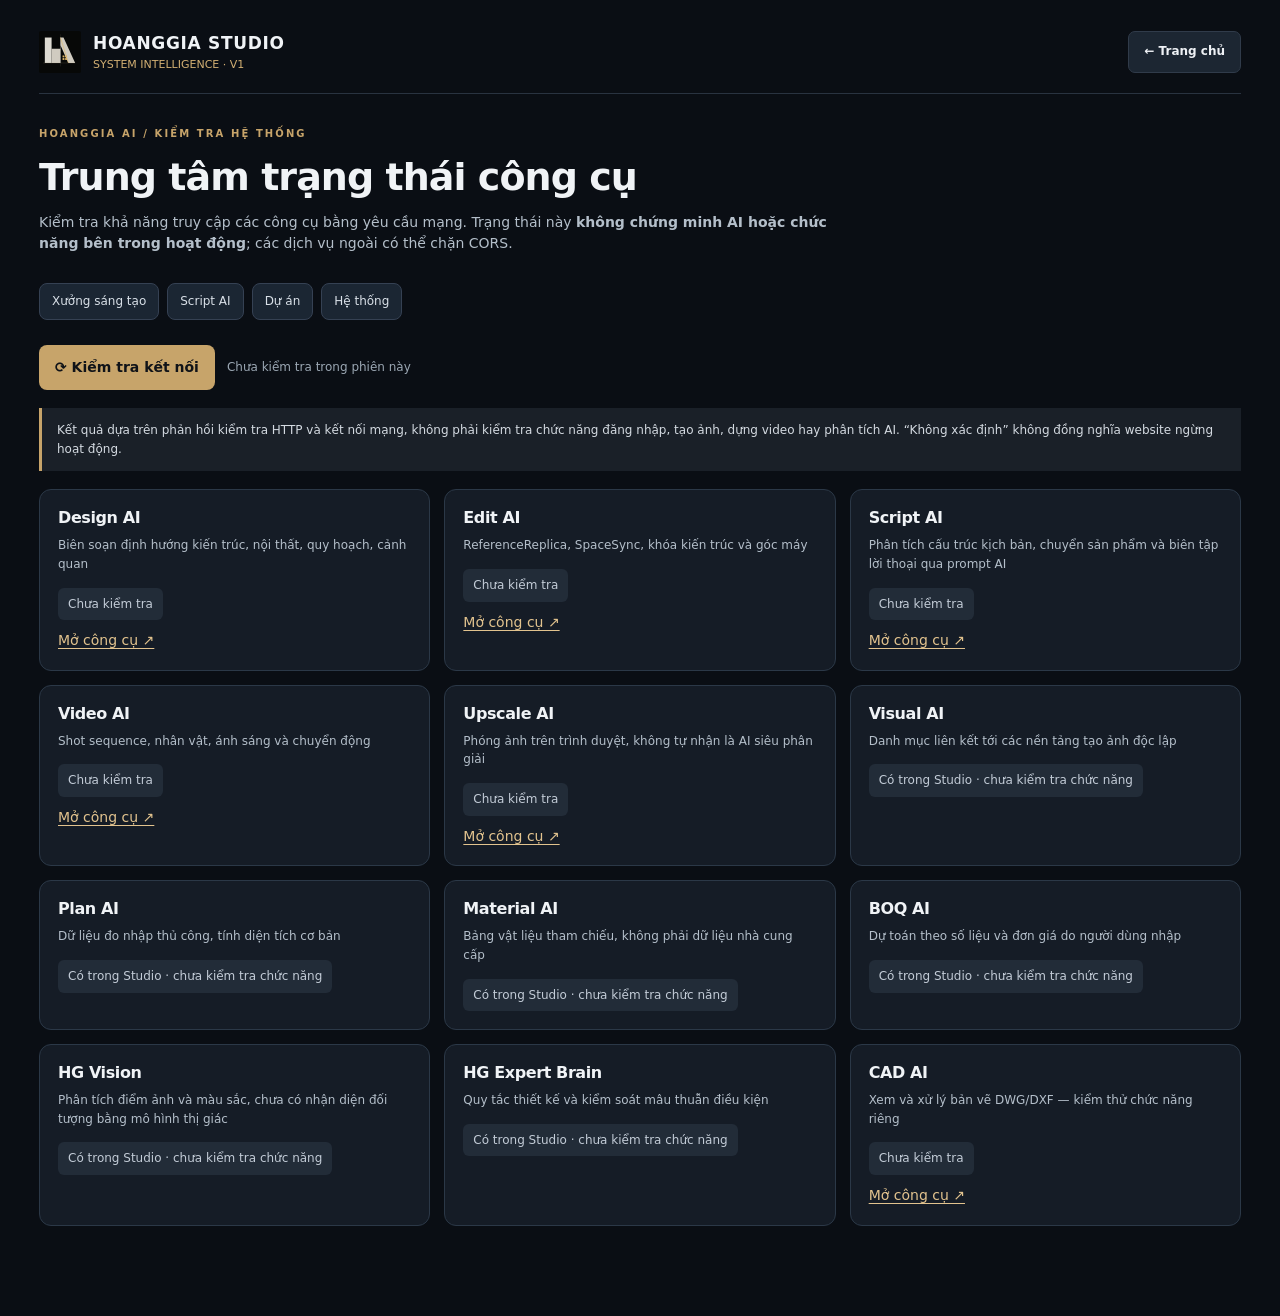
<file: system-status.html>
<!doctype html><html lang="vi"><head><meta charset="utf-8"><meta name="viewport" content="width=device-width,initial-scale=1"><meta name="theme-color" content="#0a0e14"><title>HOANGGIA AI · Trung tâm hệ thống</title><link rel="icon" href="./assets/icon.svg"><link rel="stylesheet" href="./styles.css?v=4.9.0"><style>
.status-shell{max-width:1250px;margin:auto;padding:30px 24px 90px}.status-top{display:flex;gap:14px;justify-content:space-between;align-items:center;border-bottom:1px solid #293340;padding-bottom:20px}.status-brand{display:flex;gap:12px;align-items:center}.status-brand img{width:42px;height:42px}.status-brand strong{font-size:17px;letter-spacing:.04em}.status-brand small{display:block;color:#d2af73;font-size:11px}.status-hero{margin:28px 0}.status-hero h1{margin:10px 0}.status-hero p{max-width:800px}.status-grid{display:grid;grid-template-columns:repeat(3,minmax(0,1fr));gap:14px}.status-tool{background:#151c26;border:1px solid #2b3847;border-radius:12px;padding:18px;min-width:0}.status-tool h2{font-size:16px;margin:0}.status-tool p{font-size:12px;margin:8px 0 14px}.status-result{font-size:12px;border-radius:6px;background:#222c38;color:#c3ccd7;padding:7px 10px;display:inline-block}.status-result.ok{background:#21372b;color:#b9e4c3}.status-result.error{background:#3c2727;color:#f1b2b2}.status-tool a{color:#e2c38e;text-decoration:underline;text-underline-offset:3px;display:inline-block;margin:10px 0 0}.status-actions{display:flex;align-items:center;gap:12px;flex-wrap:wrap}.status-actions button{background:#c7a46a;border:0;color:#101318;font-weight:700;border-radius:8px;padding:12px 16px;cursor:pointer}.status-meta{font-size:12px;color:#9ba7b3}.status-note{margin:18px 0;border-left:3px solid #c7a46a;padding:13px 15px;background:#1a2028;color:#d4dae1;font-size:12px}.status-nav{display:flex;flex-wrap:wrap;gap:8px;margin:16px 0 25px}.status-nav a{padding:8px 12px;background:#1b2633;border:1px solid #354153;border-radius:8px;color:#d9e0e8;text-decoration:none;font-size:12px}@media(max-width:1050px){.status-grid{grid-template-columns:repeat(2,minmax(0,1fr))}}@media(max-width:650px){.status-shell{padding:16px 14px 90px}.status-grid{grid-template-columns:1fr}.status-top{align-items:flex-start}.status-hero h1{font-size:29px}.status-nav a{flex:1;text-align:center}} 
</style></head><body><main class="status-shell"><header class="status-top"><div class="status-brand"><img src="./assets/icon.svg" alt=""><div><strong>HOANGGIA STUDIO</strong><small>SYSTEM INTELLIGENCE · V1</small></div></div><a class="btn" href="./#home">← Trang chủ</a></header><section class="status-hero"><span class="eyebrow">HOANGGIA AI / KIỂM TRA HỆ THỐNG</span><h1>Trung tâm trạng thái công cụ</h1><p>Kiểm tra khả năng truy cập các công cụ bằng yêu cầu mạng. Trạng thái này <strong>không chứng minh AI hoặc chức năng bên trong hoạt động</strong>; các dịch vụ ngoài có thể chặn CORS.</p></section><nav class="status-nav" aria-label="Điều hướng nhanh"><a href="./#creative">Xưởng sáng tạo</a><a href="./script-ai.html">Script AI</a><a href="./#projects">Dự án</a><a href="./#system">Hệ thống</a></nav><div class="status-actions"><button id="checkAll" type="button">⟳ Kiểm tra kết nối</button><span class="status-meta" id="checkedAt" aria-live="polite">Chưa kiểm tra trong phiên này</span></div><div class="status-note">Kết quả dựa trên phản hồi kiểm tra HTTP và kết nối mạng, không phải kiểm tra chức năng đăng nhập, tạo ảnh, dựng video hay phân tích AI. “Không xác định” không đồng nghĩa website ngừng hoạt động.</div><section class="status-grid" id="tools" aria-label="Trạng thái các công cụ"></section></main><script type="module">
import {MODULES} from "./src/core.js";
const urls={script:"./script-ai.html",design:"https://hoanggiaktsda-beep.github.io/da-studio/",edit:"https://hoanggiaktsda-beep.github.io/hoanggia-studioai/",video:"https://hoanggiaktsda-beep.github.io/prompt-ai-videos/",upscale:"https://hoanggiaktsda-beep.github.io/HG-UPSCALE-AI/",cad:"https://hoanggiaktsda-beep.github.io/HOANGGIA-CAD-AI/"};
const items=[...MODULES.map(m=>({name:m.label,detail:m.detail,url:urls[m.id]||null,internal:!urls[m.id]})),{name:"CAD AI",detail:"Xem và xử lý bản vẽ DWG/DXF — kiểm thử chức năng riêng",url:urls.cad,internal:false}];
const root=document.querySelector("#tools");
for(const m of items){const article=document.createElement("article");article.className="status-tool";const h=document.createElement("h2");h.textContent=m.name;const d=document.createElement("p");d.textContent=m.detail;const badge=document.createElement("span");badge.className="status-result";badge.textContent=m.internal?"Có trong Studio · chưa kiểm tra chức năng":"Chưa kiểm tra";article.append(h,d,badge);if(m.url){let a=document.createElement("a");a.href=m.url;a.textContent="Mở công cụ ↗";a.target="_blank";a.rel="noopener noreferrer";article.append(document.createElement("br"),a)}article.dataset.url=m.url||"";article.append(document.createElement("span"));article._badge=badge;root.append(article)}
async function probe(el){const u=el.dataset.url;if(!u)return;const badge=el._badge;badge.className="status-result";badge.textContent="Đang kiểm tra...";const controller=new AbortController();const timer=setTimeout(()=>controller.abort(),7000);try{const res=await fetch(u,{method:"GET",mode:"cors",cache:"no-store",signal:controller.signal});badge.textContent=res.ok?"HTTP "+res.status+" · Có phản hồi":"HTTP "+res.status+" · Cần kiểm tra";badge.className="status-result "+(res.ok?"ok":"error")}catch(e){badge.textContent="Không xác định · CORS/mạng";badge.className="status-result"}finally{clearTimeout(timer)}}
document.querySelector("#checkAll").onclick=async()=>{const btn=document.querySelector("#checkAll");btn.disabled=true;await Promise.all([...root.children].map(probe));document.querySelector("#checkedAt").textContent="Kiểm tra lúc "+new Date().toLocaleString("vi-VN");btn.disabled=false};
</script></body></html>
</file>
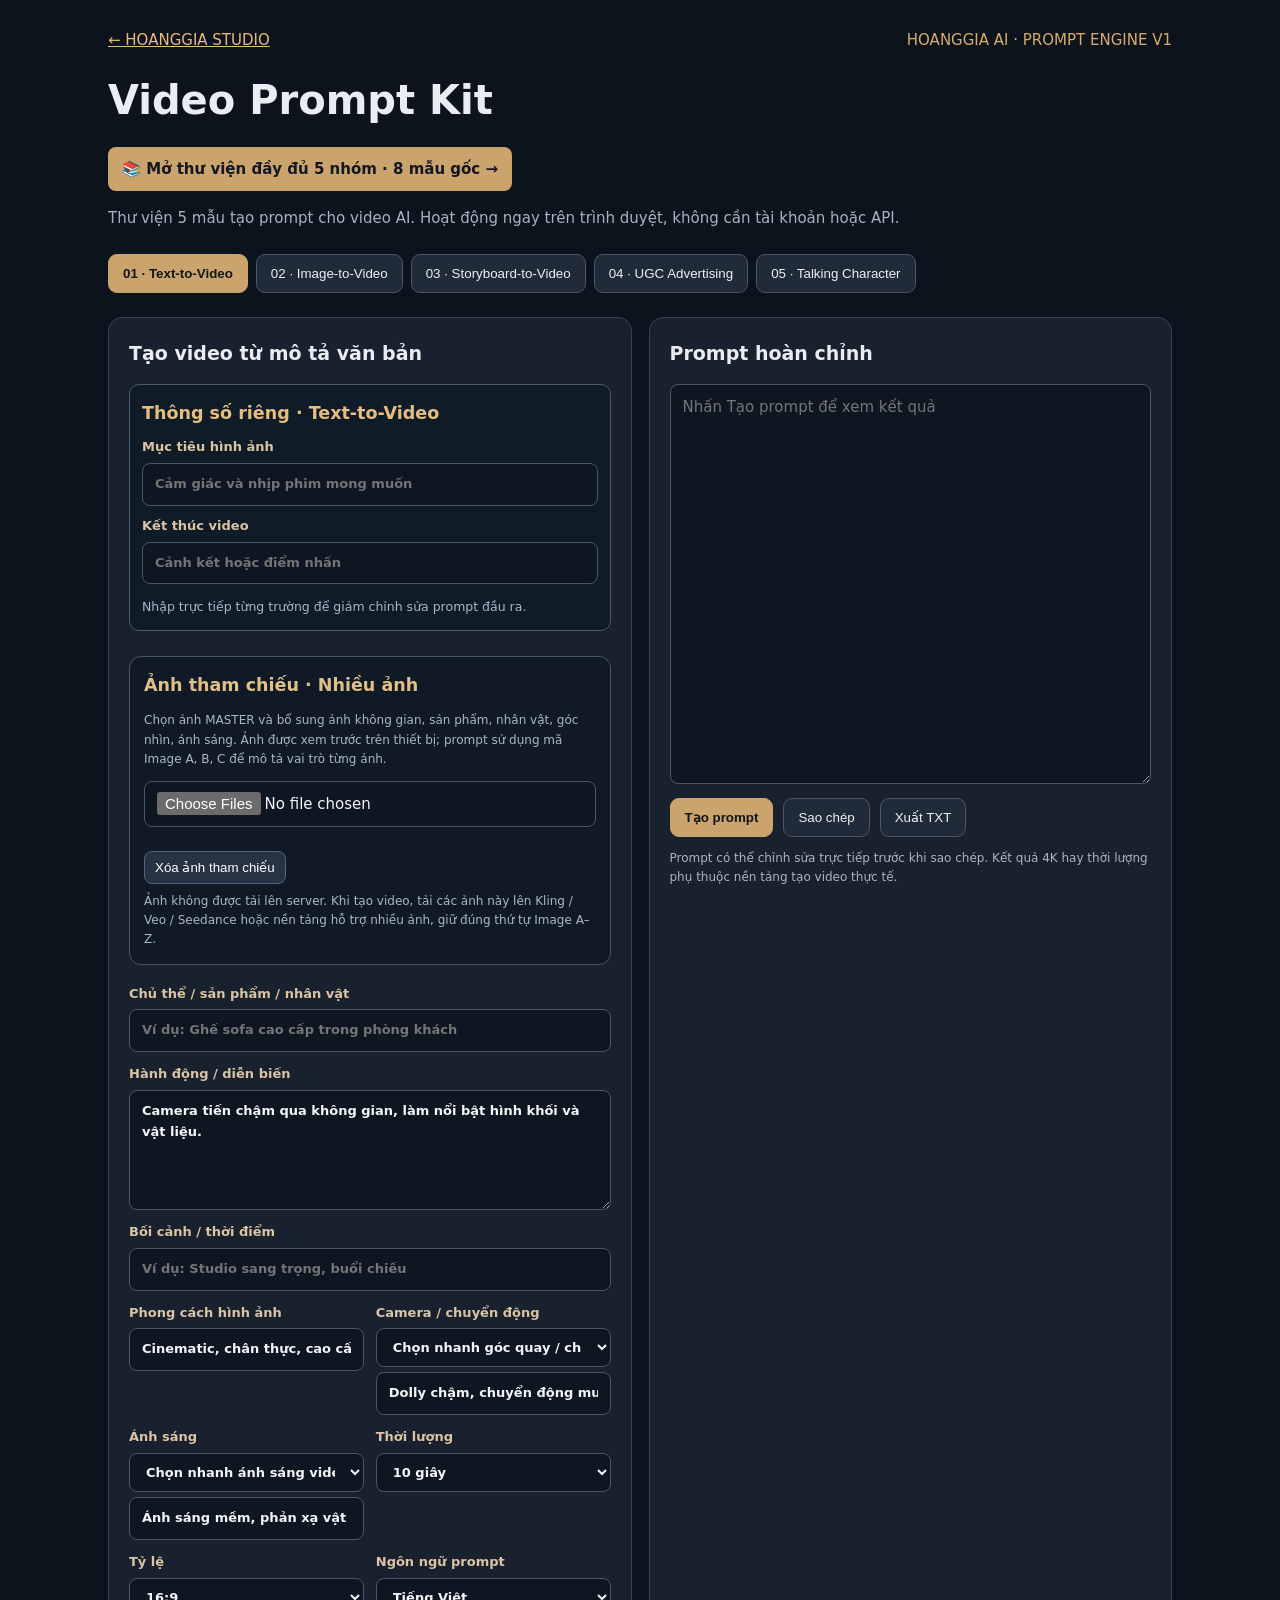
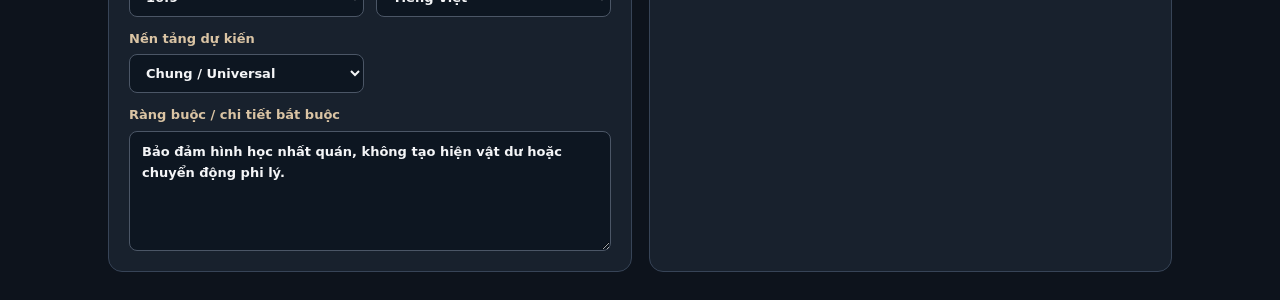
<file: video-prompt-kit.html>
<!doctype html><html lang="vi"><head><meta charset="utf-8"><meta name="viewport" content="width=device-width,initial-scale=1"><title>HOANGGIA Video Prompt Kit</title><style>
:root{color-scheme:dark}*{box-sizing:border-box}body{margin:0;background:#0d131c;color:#e9edf1;font:15px/1.6 system-ui,sans-serif}.wrap{max-width:1100px;margin:auto;padding:28px 18px}header{display:flex;justify-content:space-between;gap:16px;align-items:center;flex-wrap:wrap}a{color:#e8bb76}h1{font-size:clamp(25px,4vw,40px);margin:16px 0 5px}h2{margin-top:0;font-size:19px}.gold{color:#d7ad6b}.sub{color:#a9b2be}.panel{background:#18212d;border:1px solid #374457;border-radius:14px;padding:20px}.tabs{display:flex;flex-wrap:wrap;gap:8px;margin:24px 0}.tabs button,.actions button{border:1px solid #4b5666;border-radius:9px;background:#202b39;color:#edf0f2;cursor:pointer;padding:11px 14px}.tabs button.active,.actions button:first-child{background:#cba46d;border-color:#cba46d;color:#12151a;font-weight:700}.grid{display:grid;grid-template-columns:1fr 1fr;gap:17px}.fields{display:grid;grid-template-columns:1fr 1fr;gap:12px}.wide{grid-column:1/-1}label{display:block;font-size:13px;color:#dac4a4;font-weight:650}input,select,textarea{margin-top:5px;display:block;width:100%;background:#0d1621;border:1px solid #4b5666;border-radius:8px;color:#f4f5f7;padding:10px 12px;font:inherit}textarea{min-height:120px;resize:vertical}#output{min-height:400px}.actions{display:flex;gap:10px;flex-wrap:wrap;margin-top:14px}.hint{font-size:12px;color:#aab5c3}@media(max-width:780px){.grid,.fields{grid-template-columns:1fr}.wrap{padding:18px 12px}#output{min-height:260px}}.hg-specific{background:#101b28;border:1px solid #4b5b70;border-radius:10px;padding:12px;margin-bottom:6px}.hg-specific label{display:block;margin:10px 0}.hg-specific textarea{min-height:72px}.hg-specific h3{color:#e5bd81;margin:2px 0 8px}.hg-specific small{color:#aab7c8}.hg-upload{margin:7px 0;border:1px solid #48566b;border-radius:12px;padding:14px;background:#101a26}.hg-upload h3{margin:0 0 6px;color:#e1c087}.hg-upload p{font-size:12px;color:#aab7c7}.hg-image-grid{display:grid;grid-template-columns:repeat(auto-fit,minmax(175px,1fr));gap:9px;margin:12px 0}.hg-image-card{background:#192535;border:1px solid #47556a;border-radius:10px;padding:9px;min-width:0}.hg-image-card img{width:100%;height:115px;object-fit:contain;border-radius:6px;background:#09111b}.hg-image-card strong{display:block;white-space:nowrap;overflow:hidden;text-overflow:ellipsis;font-size:12px;margin:5px 0}.hg-image-card select,.hg-image-card input{font-size:12px;padding:8px;margin:4px 0}.hg-image-card label{font-size:11px}.hg-remove,.hg-clear{border-radius:8px;border:1px solid #56667a;background:#263345;color:white;padding:8px 10px;cursor:pointer}.hg-remove{margin-top:5px}.hg-ref-note{margin:8px 0 0}</style></head><body><div class="wrap"><header><a href="./index.html#creative">← HOANGGIA STUDIO</a><span class="gold">HOANGGIA AI · PROMPT ENGINE V1</span></header><h1>Video Prompt Kit</h1><p><a href="./video-prompt-library.html" style="display:inline-block;padding:10px 14px;background:#cba46d;color:#111821;border-radius:8px;font-weight:700;text-decoration:none">📚 Mở thư viện đầy đủ 5 nhóm · 8 mẫu gốc →</a></p><p class="sub">Thư viện 5 mẫu tạo prompt cho video AI. Hoạt động ngay trên trình duyệt, không cần tài khoản hoặc API.</p><div class="tabs" id="tabs"></div><div class="grid"><section class="panel"><h2 id="heading">Thông số video</h2><div class="fields"><div id="specific" class="wide"></div><div class="wide hg-upload"><h3>Ảnh tham chiếu · Nhiều ảnh</h3><p>Chọn ảnh MASTER và bổ sung ảnh không gian, sản phẩm, nhân vật, góc nhìn, ánh sáng. Ảnh được xem trước trên thiết bị; prompt sử dụng mã Image A, B, C để mô tả vai trò từng ảnh.</p><input id="imageUpload" type="file" accept="image/*" multiple aria-label="Tải nhiều ảnh tham chiếu"><div id="imageList" class="hg-image-grid"></div><button id="clearImages" type="button" class="hg-clear">Xóa ảnh tham chiếu</button><p class="hg-ref-note">Ảnh không được tải lên server. Khi tạo video, tải các ảnh này lên Kling / Veo / Seedance hoặc nền tảng hỗ trợ nhiều ảnh, giữ đúng thứ tự Image A–Z.</p></div><label class="wide">Chủ thể / sản phẩm / nhân vật<input id="subject" placeholder="Ví dụ: Ghế sofa cao cấp trong phòng khách"></label><label class="wide">Hành động / diễn biến<textarea id="action" placeholder="Chuyển động, tương tác, nội dung muốn thể hiện"></textarea></label><label class="wide">Bối cảnh / thời điểm<input id="scene" placeholder="Ví dụ: Studio sang trọng, buổi chiều"></label><label>Phong cách hình ảnh<input id="style" value="Cinematic, chân thực, cao cấp"></label><label>Camera / chuyển động<select id="cameraPreset"><option value="">Chọn nhanh góc quay / chuyển động</option><option value="Static locked-off shot, tripod">Máy cố định · Static</option><option value="Slow cinematic dolly-in">Dolly-in · Tiến chậm</option><option value="Slow cinematic dolly-out">Dolly-out · Lùi chậm</option><option value="Smooth lateral tracking shot">Tracking · Di chuyển ngang</option><option value="Smooth pan left to right">Pan · Lia ngang</option><option value="Smooth tilt up">Tilt-up · Lia từ dưới lên</option><option value="Controlled orbit 45 degrees around subject">Orbit 45° · Xoay quanh sản phẩm</option><option value="Controlled orbit 90 degrees around subject">Orbit 90° · Xoay quanh sản phẩm</option><option value="Slow crane-up reveal">Crane-up · Nâng máy</option><option value="Slow push-in close-up with shallow depth of field">Close-up · Tiến gần chi tiết</option><option value="Macro tracking across surface texture">Macro · Quét bề mặt vật liệu</option><option value="Handheld natural UGC eye-level shot">Handheld · UGC tự nhiên</option><option value="Smooth gimbal follow shot">Gimbal · Theo nhân vật</option><option value="Top-down overhead shot">Top-down · Từ trên xuống</option><option value="Slow aerial drone reveal">Drone · Flycam mở cảnh</option><option value="other">Khác · Tự nhập</option></select><input id="camera" value="Dolly chậm, chuyển động mượt" placeholder="Có thể tự nhập / chỉnh sửa camera"></label><label>Ánh sáng<select id="lightingPreset"><option value="">Chọn nhanh ánh sáng video</option><option value="Soft daylight at 7:30 AM, no direct sun, realistic bounce light">Sáng 7h30 · Dịu, không nắng trực tiếp</option><option value="Soft overcast daylight, balanced diffuse illumination">Ánh sáng trời nhiều mây · Khuếch tán</option><option value="Warm golden-hour sunlight, natural long shadows">Golden hour · Ánh sáng vàng</option><option value="Blue-hour cinematic ambient light">Blue hour · Chạng vạng</option><option value="Soft studio key light, gentle fill and rim light">Studio 3-point · Key / Fill / Rim</option><option value="Large softbox product lighting with controlled highlights">Softbox · Quảng cáo sản phẩm</option><option value="Moving studio light sweep across material surfaces">Light sweep · Quét sáng vật liệu</option><option value="Low-key cinematic lighting, deep controlled shadows">Low-key · Điện ảnh tương phản tối</option><option value="High-key clean lighting, soft minimal shadows">High-key · Sáng đều</option><option value="Warm 3000K practical interior lighting with realistic falloff">Nội thất 3000K · Đèn thực tế</option><option value="Neutral 4000K balanced commercial lighting">Ánh sáng trung tính 4000K</option><option value="Natural window side light, soft realistic reflections">Ánh sáng cửa sổ · Side light</option><option value="Soft backlight and subtle rim light for silhouette separation">Backlight / Rim · Viền sáng</option><option value="Consistent natural UGC daylight with no beauty filter">UGC · Ánh sáng tự nhiên</option><option value="other">Khác · Tự nhập</option></select><input id="lighting" value="Ánh sáng mềm, phản xạ vật liệu tự nhiên" placeholder="Có thể tự nhập / chỉnh sửa ánh sáng"></label><label>Thời lượng<select id="duration"><option>5 giây</option><option selected>10 giây</option><option>15 giây</option><option>20 giây</option><option>25 giây</option><option>30 giây</option></select></label><label>Tỷ lệ<select id="ratio"><option selected>16:9</option><option>9:16</option><option>1:1</option><option>4:3</option></select></label><label>Ngôn ngữ prompt<select id="lang"><option value="vi">Tiếng Việt</option><option value="en">English</option></select></label><label>Nền tảng dự kiến<select id="platform"><option>Chung / Universal</option><option>Kling AI</option><option>Higgsfield AI</option><option>Google Veo / Flow</option><option>Seedance</option></select></label><label class="wide">Ràng buộc / chi tiết bắt buộc<textarea id="lock" placeholder="Các yếu tố cần bảo toàn, điều cần tránh"></textarea></label></div></section><section class="panel"><h2>Prompt hoàn chỉnh</h2><textarea id="output" aria-label="Prompt xuất ra" placeholder="Nhấn Tạo prompt để xem kết quả"></textarea><div class="actions"><button id="make">Tạo prompt</button><button id="copy">Sao chép</button><button id="save">Xuất TXT</button></div><p id="status" class="hint">Prompt có thể chỉnh sửa trực tiếp trước khi sao chép. Kết quả 4K hay thời lượng phụ thuộc nền tảng tạo video thực tế.</p></section></div></div><script>
const cases=[
{name:"Text-to-Video",desc:"Tạo video từ mô tả văn bản",action:"Camera tiến chậm qua không gian, làm nổi bật hình khối và vật liệu.",lock:"Bảo đảm hình học nhất quán, không tạo hiện vật dư hoặc chuyển động phi lý."},
{name:"Image-to-Video",desc:"Tạo chuyển động từ ảnh tham chiếu",action:"Camera pan nhẹ kết hợp dolly-in tinh tế, chủ thể giữ nguyên hình dáng.",lock:"Ảnh tải lên là MASTER IMAGE. Bảo toàn bố cục, góc nhìn nền, sản phẩm, vật liệu và hình học; không tự ý thiết kế lại."},
{name:"Storyboard-to-Video",desc:"Chia cảnh và đồng bộ nhịp dựng",action:"Cảnh 01: establishing shot. Cảnh 02: medium shot. Cảnh 03: close-up chi tiết. Diễn biến mạch lạc.",lock:"Giữ nhất quán chủ thể, bối cảnh và ánh sáng giữa các cảnh; mô tả rõ thời lượng mỗi shot."},
{name:"UGC Advertising",desc:"Video quảng cáo dạng người dùng thật",action:"Nhân vật giới thiệu sản phẩm tự nhiên, nhìn vào camera, có lời thoại và CTA.",lock:"Giữ đúng nhận diện nhân vật và sản phẩm tham chiếu; khẩu hình phù hợp lời thoại; không tự tạo thông tin công dụng."},
{name:"Talking Character",desc:"Video nhân vật nói chuyện",action:"Nhân vật nhìn máy quay, nói lời thoại rõ, có nét mặt và cử chỉ nhẹ.",lock:"Giữ nhất quán Character ID, khuôn mặt, tỷ lệ cơ thể, trang phục; đồng bộ lip-sync và cảm xúc."}
];let selected=0;const $=id=>document.getElementById(id);function render(){ $('tabs').innerHTML=cases.map((c,i)=>'<button class="'+(i===selected?'active':'')+'" data-i="'+i+'">'+(i+1).toString().padStart(2,'0')+' · '+c.name+'</button>').join('');$('heading').textContent=cases[selected].desc;$('action').value=cases[selected].action;$('lock').value=cases[selected].lock;}$('tabs').addEventListener('click',e=>{let b=e.target.closest('[data-i]');if(b){selected=+b.dataset.i;render();specificRender();$('output').value='';$('subject').value='';$('scene').value='';$('ratio').value=selected>=3?'9:16':'16:9';$('camera').value=['Dolly-in chậm','Pan chậm, dolly-in','Camera theo từng cảnh','Handheld tầm mắt','Máy cố định, trung cảnh'][selected];$('lighting').value=['Daylight dịu','Softbox sản phẩm','Ánh sáng đồng bộ giữa các cảnh','Daylight UGC tự nhiên','Studio soft key light'][selected]}});const hgImages=[];
const hgRoles=["MASTER","Góc khác của sản phẩm","Ảnh không gian / bối cảnh","Ảnh nhân vật / Face ID","Ảnh sản phẩm","Ảnh ánh sáng / mood","Ảnh góc máy / bố cục","Chỉ tham khảo"];
const hgSafe=x=>String(x??"").replace(/[&<>"']/g,c=>({"&":"&amp;","<":"&lt;",">":"&gt;",'"':"&quot;","'":"&#39;"}[c]));
function hgRenderImages(){const grid=document.getElementById("imageList");grid.innerHTML=hgImages.map((f,i)=>'<div class="hg-image-card"><img src="'+f.url+'" alt="Image '+String.fromCharCode(65+i)+'"><strong>Image '+String.fromCharCode(65+i)+' · '+hgSafe(f.name)+'</strong><label>Vai trò<select data-ref-role="'+i+'">'+hgRoles.map(role=>'<option'+(role===f.role?' selected':'')+'>'+role+'</option>').join('')+'</select></label><label>Mô tả phần cần lấy<input data-ref-note="'+i+'" value="'+hgSafe(f.note)+'" placeholder="Ví dụ: chỉ lấy bối cảnh"></label><button type="button" class="hg-remove" data-ref-remove="'+i+'">Xóa ảnh này</button></div>').join('')}
document.getElementById("imageUpload").addEventListener("change",e=>{for(const f of e.target.files){if(!f.type.startsWith("image/"))continue;hgImages.push({name:f.name,url:URL.createObjectURL(f),role:hgImages.some(a=>a.role==="MASTER")?"Chỉ tham khảo":"MASTER",note:""});}e.target.value="";hgRenderImages()});
document.getElementById("imageList").addEventListener("input",e=>{if(e.target.hasAttribute("data-ref-note"))hgImages[+e.target.dataset.refNote].note=e.target.value;if(e.target.hasAttribute("data-ref-role"))hgImages[+e.target.dataset.refRole].role=e.target.value});
document.getElementById("imageList").addEventListener("change",e=>{if(e.target.hasAttribute("data-ref-role"))hgImages[+e.target.dataset.refRole].role=e.target.value});
document.getElementById("imageList").addEventListener("click",e=>{const b=e.target.closest("[data-ref-remove]");if(!b)return;const [f]=hgImages.splice(+b.dataset.refRemove,1);if(f)URL.revokeObjectURL(f.url);hgRenderImages()});
document.getElementById("clearImages").addEventListener("click",()=>{hgImages.forEach(f=>URL.revokeObjectURL(f.url));hgImages.length=0;hgRenderImages()});
function hgImageInstructions(){if(!hgImages.length)return "ẢNH THAM CHIẾU: Chưa chọn ảnh. Nếu đây là Image-to-Video hoặc UGC, người dùng cần cung cấp ảnh phù hợp cho công cụ gen video.";const rows=hgImages.map((f,i)=>"Image "+String.fromCharCode(65+i)+" ("+f.name+"): "+f.role+(f.note?"; phạm vi sử dụng: "+f.note:"")).join("\n");return "THỨ TỰ VÀ VAI TRÒ ẢNH ĐÍNH KÈM:\n"+rows+"\nƯU TIÊN: MASTER là nguồn khóa hình học, sản phẩm và bố cục; ảnh không gian chỉ dùng cho cảnh quan/bối cảnh; ảnh góc khác chỉ xác nhận những chi tiết đã thấy; ảnh mood chỉ điều khiển ánh sáng/màu; không trộn lẫn đặc điểm các ảnh. Chỉ mô tả file đã chọn; các ảnh phải được tải lên riêng trên nền tảng video, đúng thứ tự."}
const modeFields=[
[['visualGoal','Mục tiêu hình ảnh','text','Cảm giác và nhịp phim mong muốn'],['ending','Kết thúc video','text','Cảnh kết hoặc điểm nhấn']],
[['reference','Ảnh tham chiếu','select',''],['allowedMotion','Chuyển động được phép','textarea','Camera chuyển nhẹ, không thay thiết kế'],['preserve','Các chi tiết bắt buộc khóa','textarea','Model, cấu trúc, tỷ lệ, vật liệu, màu sắc và bố cục gốc']],
[['story','Cốt truyện / thông điệp','textarea',''],['scenes','Danh sách cảnh (mỗi dòng một cảnh)','textarea','Cảnh 1: Toàn cảnh.\nCảnh 2: Trung cảnh.\nCảnh 3: Cận cảnh.\nCảnh 4: Kết thúc.'],['continuity','Khóa nhất quán giữa các cảnh','textarea','Nhân vật, trang phục, bối cảnh, bảng màu và ánh sáng']],
[['product','Tên sản phẩm / thương hiệu','text',''],['hook','Hook mở đầu 0–2s','text',''],['dialogue','Lời thoại chính xác','textarea',''],['cta','Lời kêu gọi hành động','text',''],['claims','Thông tin sản phẩm được phép nói','textarea','Không tự bịa công dụng, giá hoặc chứng nhận']],
[['character','Character ID / tính cách','text',''],['dialogue','Lời thoại cần đồng bộ khẩu hình','textarea',''],['emotion','Biểu cảm','text','Tự nhiên theo nội dung câu thoại'],['gesture','Cử chỉ nhân vật','text','Cử động tay nhẹ và gật đầu'],['identity','Khóa nhận dạng','textarea','Giữ nguyên mặt, mắt, tóc, trang phục, dáng và màu nhân vật']]
];
function specificRender(){let a=modeFields[selected];$('specific').innerHTML='<div class="hg-specific"><h3>Thông số riêng · '+cases[selected].name+'</h3>'+a.map(([id,label,type,placeholder])=>'<label>'+label+(type==='textarea'?'<textarea data-specific="'+id+'" placeholder="'+placeholder.replaceAll('"','&quot;')+'"></textarea>':type==='select'?'<select data-specific="'+id+'"><option>1 ảnh MASTER</option><option>2–3 ảnh nhiều góc</option><option>Không dùng ảnh tham chiếu</option></select>':'<input data-specific="'+id+'" placeholder="'+placeholder.replaceAll('"','&quot;')+'">')+'</label>').join('')+'<small>Nhập trực tiếp từng trường để giảm chỉnh sửa prompt đầu ra.</small></div>'}
function extraPrompt(){const vals=[...document.querySelectorAll('[data-specific]')].map(e=>[e.closest('label').childNodes[0].textContent.trim(),e.value.trim()]).filter(x=>x[1]);const mode=selected;let text='\n\nTHIẾT LẬP CHUYÊN SÂU — '+cases[mode].name+'\n'+vals.map(([k,v])=>k+': '+v).join('\n');const rules=[
'Chuyển động vật lý hợp lý, khung hình ổn định, chủ thể nhất quán, kết thúc trọn vẹn.',
'MASTER IMAGE ưu tiên tuyệt đối. Không méo sản phẩm, không thay kiến trúc, không dựng mặt khuất khi thiếu ảnh tham chiếu.',
'Tự chia nhịp cảnh theo tổng thời lượng. Giữ nhất quán nhân vật, góc nhìn, ánh sáng; từng cảnh có điểm bắt đầu và kết rõ ràng.',
'Hook đầu video rõ ràng; lời thoại phải khớp khẩu hình; CTA cuối tự nhiên; không bịa công dụng hoặc thông tin sản phẩm.',
'Giữ Character ID nhất quán; lip-sync khớp lời thoại, biểu cảm theo từng câu, không tự thêm thoại.'
];return text+'\nKIỂM SOÁT CHẤT LƯỢNG: '+rules[mode]+' Không flicker, warping, bàn tay dư, chữ thừa hoặc camera jump.'}
function generate(){const v=id=>$(id).value.trim();let prompt;if(v('lang')==='vi'){prompt='CHẾ ĐỘ: '+cases[selected].name+'\nNỀN TẢNG: '+v('platform')+'\n\nCHỦ THỂ: '+v('subject')+'\nHÀNH ĐỘNG: '+v('action')+'\nBỐI CẢNH / THỜI ĐIỂM: '+v('scene')+'\nPHONG CÁCH: '+v('style')+'\nCAMERA: '+v('camera')+'\nÁNH SÁNG: '+v('lighting')+'\nTHỜI LƯỢNG: '+v('duration')+'\nTỶ LỆ: '+v('ratio')+'\nRÀNG BUỘC: '+v('lock');}else{prompt='MODE: '+cases[selected].name+'\nTARGET PLATFORM: '+v('platform')+'\n\nSUBJECT: '+v('subject')+'\nACTION: '+v('action')+'\nSETTING / TIME: '+v('scene')+'\nVISUAL STYLE: '+v('style')+'\nCAMERA MOVEMENT: '+v('camera')+'\nLIGHTING: '+v('lighting')+'\nDURATION: '+v('duration')+'\nASPECT RATIO: '+v('ratio')+'\nCONSTRAINTS: '+v('lock');} $('output').value=prompt+extraPrompt()+'\n\n'+hgImageInstructions();$('status').textContent='Đã tạo prompt · Có thể chỉnh sửa trước khi xuất.';} $('make').onclick=generate;$('copy').onclick=async()=>{try{await navigator.clipboard.writeText($('output').value);$('status').textContent='Đã sao chép prompt.'}catch(e){$('output').select();$('status').textContent='Hãy dùng Ctrl+C để sao chép.'}};$('save').onclick=()=>{const blob=new Blob([$('output').value],{type:'text/plain;charset=utf-8'}),url=URL.createObjectURL(blob),a=document.createElement('a');a.href=url;a.download='HOANGGIA-'+cases[selected].name+'.txt';a.click();URL.revokeObjectURL(url)};for(const [preset,target] of [['cameraPreset','camera'],['lightingPreset','lighting']]){document.getElementById(preset).addEventListener('change',e=>{if(e.target.value&&e.target.value!=='other')document.getElementById(target).value=e.target.value;if(e.target.value==='other'){document.getElementById(target).value='';document.getElementById(target).focus();}})}
render();specificRender();
</script></body></html>
</file>
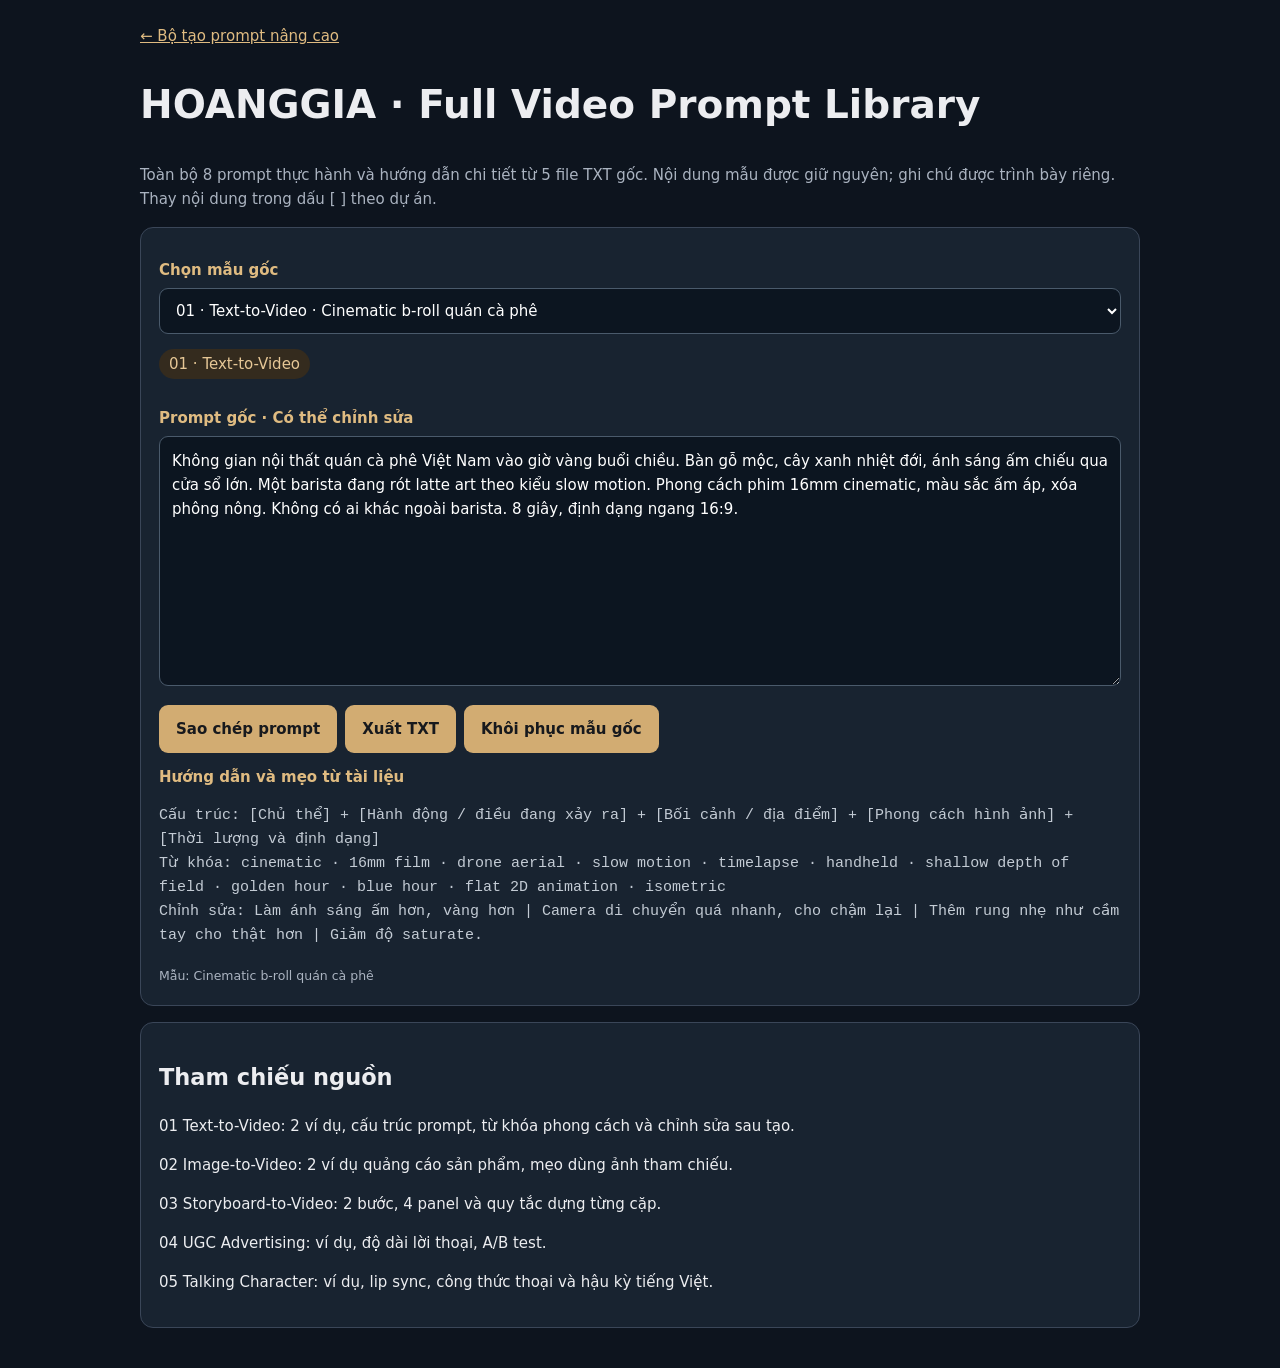
<file: video-prompt-library.html>
<!doctype html><html lang="vi"><head><meta charset="utf-8"><meta name="viewport" content="width=device-width,initial-scale=1"><title>HOANGGIA · Full Video Prompt Library</title><style>body{background:#0d141e;color:#ecedf0;font:15px/1.6 system-ui;margin:0}main{max-width:1000px;margin:auto;padding:24px}a{color:#dfbb81}h1{font-size:clamp(25px,5vw,39px)}.muted{color:#aab3c0}.panel{border:1px solid #3a4658;background:#182330;border-radius:13px;padding:18px;margin:16px 0}select,textarea,input,button{font:inherit}select,textarea,input{box-sizing:border-box;width:100%;background:#0c1520;border:1px solid #4a5a6b;border-radius:9px;color:white;padding:12px}textarea{min-height:250px}button{border:0;background:#d2ac72;color:#17191d;border-radius:9px;padding:12px 17px;cursor:pointer;font-weight:700}.actions{display:flex;gap:8px;flex-wrap:wrap;margin-top:12px}label{display:block;margin:12px 0 6px;color:#dfbb81;font-weight:650}pre{white-space:pre-wrap;overflow-wrap:anywhere;color:#c3cbd4}small{color:#aab3c0}.pill{display:inline-block;background:#342b1e;color:#e6c796;padding:3px 10px;border-radius:15px}</style></head><body><main><a href="./video-prompt-kit.html">← Bộ tạo prompt nâng cao</a><h1>HOANGGIA · Full Video Prompt Library</h1><p class="muted">Toàn bộ 8 prompt thực hành và hướng dẫn chi tiết từ 5 file TXT gốc. Nội dung mẫu được giữ nguyên; ghi chú được trình bày riêng. Thay nội dung trong dấu [ ] theo dự án.</p><section class="panel"><label for="template">Chọn mẫu gốc</label><select id="template"></select><p id="category" class="pill"></p><label for="editor">Prompt gốc · Có thể chỉnh sửa</label><textarea id="editor" spellcheck="false"></textarea><div class="actions"><button id="copy">Sao chép prompt</button><button id="save">Xuất TXT</button><button id="reset">Khôi phục mẫu gốc</button></div><label>Hướng dẫn và mẹo từ tài liệu</label><pre id="tips"></pre><small id="notice">Nội dung được chỉnh sửa trong ô chỉ lưu tại phiên làm việc này.</small></section><section class="panel"><h2>Tham chiếu nguồn</h2><p>01 Text-to-Video: 2 ví dụ, cấu trúc prompt, từ khóa phong cách và chỉnh sửa sau tạo.</p><p>02 Image-to-Video: 2 ví dụ quảng cáo sản phẩm, mẹo dùng ảnh tham chiếu.</p><p>03 Storyboard-to-Video: 2 bước, 4 panel và quy tắc dựng từng cặp.</p><p>04 UGC Advertising: ví dụ, độ dài lời thoại, A/B test.</p><p>05 Talking Character: ví dụ, lip sync, công thức thoại và hậu kỳ tiếng Việt.</p></section></main><script>const data=[["01 · Text-to-Video","Cinematic b-roll quán cà phê","Không gian nội thất quán cà phê Việt Nam vào giờ vàng buổi chiều. Bàn gỗ mộc, cây xanh nhiệt đới, ánh sáng ấm chiếu qua cửa sổ lớn. Một barista đang rót latte art theo kiểu slow motion. Phong cách phim 16mm cinematic, màu sắc ấm áp, xóa phông nông. Không có ai khác ngoài barista. 8 giây, định dạng ngang 16:9.","Cấu trúc: [Chủ thể] + [Hành động / điều đang xảy ra] + [Bối cảnh / địa điểm] + [Phong cách hình ảnh] + [Thời lượng và định dạng]\nTừ khóa: cinematic · 16mm film · drone aerial · slow motion · timelapse · handheld · shallow depth of field · golden hour · blue hour · flat 2D animation · isometric\nChỉnh sửa: Làm ánh sáng ấm hơn, vàng hơn | Camera di chuyển quá nhanh, cho chậm lại | Thêm rung nhẹ như cầm tay cho thật hơn | Giảm độ saturate."],["01 · Text-to-Video","Đường phố TikTok-style","Đường phố Sài Gòn tấp nập lúc chạng vạng tối. Xe máy, biển hiệu đèn neon, hàng quán vỉa hè với ánh đèn cam ấm. Camera cầm tay slow motion, màu hơi desaturate theo tone teal và cam. Cảm giác chân thực như phóng sự đường phố. 8 giây, định dạng dọc 9:16.","Cấu trúc: [Chủ thể] + [Hành động] + [Bối cảnh] + [Phong cách] + [Thời lượng và định dạng].\nCó thể thay đổi ánh sáng, tốc độ camera, rung handheld và độ bão hòa màu sau khi tạo."],["02 · Image-to-Video","Quảng cáo sản phẩm cao cấp","[Upload 1 ảnh sản phẩm rõ nét]\n\nVideo quảng cáo chuyên nghiệp 10 giây. Camera pan chậm rãi và tinh tế xung quanh sản phẩm, tôn lên chất liệu cao cấp và các chi tiết bề mặt. Chuyển động xoay mượt mà, liền mạch, kết hợp hiệu ứng zoom-in nhẹ. Ánh đèn studio chuyển dịch uyển chuyển tạo điểm sáng và phản chiếu động trên thân sản phẩm. Phong cách quảng cáo tinh tế, đẳng cấp cao. Xóa phông nông với nền hiện đại mờ nhẹ. Độ phân giải 4K sắc nét, không khí điện ảnh. Giữ nguyên toàn bộ chi tiết như trong ảnh gốc.","Mẹo: 1 ảnh rõ nét là đủ; thêm 1–2 góc tham chiếu nếu muốn giữ hình 3D chính xác hơn; luôn yêu cầu bảo toàn chi tiết ảnh gốc. Chất lượng 4K tùy nền tảng."],["02 · Image-to-Video","TikTok / Reels sản phẩm","[Upload 1 ảnh sản phẩm]\n\nTạo video quảng cáo dọc 9:16 ngắn cho mạng xã hội. Dùng ảnh upload làm chủ thể chính. Giây đầu tiên phải thật ấn tượng về mặt hình ảnh — không được mở bằng cảnh tĩnh. Chuyển động camera nhanh nhưng gọn gàng, chuyển cảnh năng động. Video thể hiện sản phẩm trong bối cảnh lifestyle hiện đại. Phong cách: bold, sáng, thu hút ánh nhìn ngay lập tức. Giữ nguyên thiết kế và màu sắc sản phẩm đúng như trong ảnh. Tránh nhịp độ chậm. Tránh nền lộn xộn.","Mẹo: 1 ảnh rõ nét là đủ; có thể thêm 1–2 góc ảnh; giữ nguyên chi tiết như ảnh gốc."],["03 · Storyboard-to-Video","Bước 1 · Tạo storyboard 4 panel","Tạo storyboard 4 panel cho một video animation ngắn về chủ đề [CHỦ ĐỀ]. Phong cách minh hoạ flat 2D, bảng màu ấm áp, nét vẽ gọn gàng. Mỗi panel thể hiện một cảnh:\nPanel 1: [MÔ TẢ CẢNH 1].\nPanel 2: [MÔ TẢ CẢNH 2].\nPanel 3: [MÔ TẢ CẢNH 3].\nPanel 4: [MÔ TẢ CẢNH 4].\nGiữ nguyên thiết kế nhân vật và bảng màu thống nhất xuyên suốt các panel.","Bước 1: tạo storyboard trên ChatGPT. Giữ thiết kế nhân vật và bảng màu thống nhất."],["03 · Storyboard-to-Video","Bước 2 · Tạo video từng cặp panel","[Upload panel 1 và panel 2]\n\nTạo video animation 6 giây theo đúng 2 panel storyboard này.\nCảnh 1 (0–3 giây): [mô tả cảnh 1 theo đúng hình].\nCảnh 2 (3–6 giây): [mô tả cảnh 2].\nGiữ nguyên phong cách nghệ thuật, thiết kế nhân vật và bảng màu như trong các panel tham chiếu. Chuyển cảnh mượt mà. Không có lời thoại, chỉ nhạc nền.","Quy tắc từ nguồn: không nhét tất cả 6 panel vào một prompt; tạo từng cặp panel rồi ghép bằng CapCut/DaVinci; upload lại panel gốc khi tạo đoạn mới. Đây là mẹo của tài liệu nguồn, không phải giới hạn kỹ thuật được xác minh cho mọi model."],["04 · UGC Advertising","UGC · Người thật giới thiệu sản phẩm","[Upload: 1 ảnh người rõ mặt + 2–3 ảnh sản phẩm các góc khác nhau]\n\nTạo video quảng cáo kiểu UGC 10 giây, định dạng dọc 9:16. Người trong ảnh đi bộ về phía camera trên con đường nắng đẹp ở Sài Gòn. Họ đang cầm/mặc [SẢN PHẨM], tự nhiên và tự tin. Họ nhìn thẳng vào camera, mỉm cười và nói (có lip sync): \"[CÂU THOẠI — tối đa 15 từ]\". Giữ nguyên khuôn mặt người đúng với ảnh tham chiếu. Giữ nguyên thiết kế sản phẩm đúng với ảnh sản phẩm. Phong cách: UGC cầm tay chân thực, ánh sáng tự nhiên, màu hơi ấm. Không chèn chữ.","Công thức script: 6 giây 12–15 từ; 8 giây 16–20 từ; 10 giây 20–25 từ (mẫu gốc vẫn ghi lời thoại tối đa 15 từ).\nA/B test: đổi bối cảnh trong nhà/ngoài trời; đổi tone năng động/nhẹ nhàng; so sánh thông điệp lợi ích và lifestyle."],["05 · Talking Character","Nhân vật hoạt hình biết nói","Tạo video animation 8 giây với nhân vật [MÔ TẢ NHÂN VẬT — vd: quả bơ hoạt hình dễ thương, mắt to biểu cảm, tay nhỏ xíu]. Nhân vật mang tính cách [TÍNH CÁCH — vd: tự tin và hơi kịch tính]. Bối cảnh: [BỐI CẢNH — vd: đứng trên mặt bếp dưới ánh đèn spotlight ấm, nền trắng]. Nhân vật nhìn thẳng vào camera và nói có lip sync: \"[CÂU THOẠI]\". Biểu cảm thay đổi tự nhiên khi nói. Phong cách: flat 2D animation, nét đậm rõ ràng, màu sắc tươi sáng, chuyển động mượt. Không có nhân vật nào khác.","Script khoảng 2–2,5 từ/giây: 4 giây 8–10 từ; 6 giây 12–15 từ; 8 giây 16–20 từ; 10 giây 20–25 từ.\nChỉnh sửa: tăng biểu cảm; thêm bounce; làm nhân vật linh hoạt; đổi nền.\nNếu tiếng Việt chưa ổn: tạo video không thoại, thêm voiceover tiếng Việt bằng ElevenLabs hoặc tự thu, ghép trong CapCut."]];const $=x=>document.getElementById(x);function load(){const [group,title,prompt,tips]=data[+$('template').value];$('category').textContent=group;$('editor').value=prompt;$('tips').textContent=tips;$('notice').textContent='Mẫu: '+title;}$('template').innerHTML=data.map((x,i)=>'<option value="'+i+'">'+x[0]+' · '+x[1]+'</option>').join('');$('template').onchange=load;$('reset').onclick=load;$('copy').onclick=async()=>{try{await navigator.clipboard.writeText($('editor').value);$('notice').textContent='Đã sao chép.'}catch(e){$('editor').select();$('notice').textContent='Chọn sao chép thủ công.'}};$('save').onclick=()=>{const a=document.createElement('a'),u=URL.createObjectURL(new Blob([$('editor').value],{type:'text/plain;charset=utf-8'}));a.href=u;a.download='HOANGGIA-prompt-'+(Number($('template').value)+1)+'.txt';a.click();URL.revokeObjectURL(u)};load();</script></body></html>
</file>
<file: styles.css>
:root{color-scheme:dark;--bg:#0b0e0d;--side:#101411;--panel:#141916;--panel2:#1b231e;--line:#29352d;--text:#eaece5;--muted:#97a59a;--quiet:#748276;--gold:#d2af73;--gold2:#eccb94;--green:#a3c6a7;--radius:14px}*{box-sizing:border-box}html{scroll-behavior:smooth}body{margin:0;background:var(--bg);color:var(--text);font:14px/1.6 'DM Sans',system-ui,sans-serif}h1,h2,h3,p{margin-top:0}h1,h2,h3{font-family:Manrope,system-ui,sans-serif;letter-spacing:-.045em;line-height:1.25}h1{font-size:clamp(30px,4.8vw,54px);font-weight:600}h2{font-size:23px;font-weight:650}h3{font-size:17px;letter-spacing:-.025em}p{color:var(--muted)}button,input,select,textarea{font:inherit}button{cursor:pointer}button:disabled{opacity:.55;cursor:not-allowed}a{color:inherit;text-decoration:none}a:hover{color:var(--gold2)}input,select,textarea{width:100%;background:#0d120f;border:1px solid #39463b;color:var(--text);border-radius:9px;padding:11px 12px;min-height:44px}textarea{min-height:115px;resize:vertical}input[type=file]{padding:9px;font-size:12px}input:focus-visible,textarea:focus-visible,select:focus-visible,button:focus-visible,a:focus-visible{outline:2px solid var(--gold2);outline-offset:2px}label{display:block;color:#c8d2c6;font-size:12px;font-weight:600;margin:0 0 7px}.app{min-height:100vh}.side{width:237px;position:fixed;left:0;top:0;bottom:0;background:var(--side);border-right:1px solid var(--line);display:flex;flex-direction:column;padding:30px 16px;z-index:15}.brand{display:flex;align-items:center;gap:11px;margin:0 0 48px 6px}.brand img{width:45px;height:45px}.brand strong{font:800 16px/1.1 Manrope;letter-spacing:.09em;display:block}.brand small{font-size:10px;color:var(--gold);letter-spacing:.32em}.brand small b{font-size:9px;letter-spacing:0;color:var(--quiet)}.side-label,.overline,.eyebrow{letter-spacing:.21em;font-weight:700;font-size:10px;color:var(--gold);text-transform:uppercase}.side-label{color:var(--quiet);padding:0 16px 11px}.side nav{display:grid;gap:5px}.side nav button{display:flex;align-items:center;gap:12px;width:100%;border:1px solid transparent;border-radius:11px;background:transparent;text-align:left;padding:11px 13px;color:#a1ada4;font-weight:600}.side nav button.active,.side nav button:hover{background:#1d2920;border-color:#354739;color:#f6f4ed}.ni{font-size:20px;font-family:system-ui;color:var(--gold);width:21px;text-align:center}.side-bottom{margin-top:auto;border-top:1px solid var(--line);padding:20px 4px 0;display:flex;align-items:center;gap:8px;color:var(--muted);font-size:11px}.side-bottom small{margin-left:auto}.status-dot{height:7px;width:7px;border-radius:50%;background:#9ec7a0;box-shadow:0 0 10px #739f7b}.frame{margin-left:237px;min-height:100vh;display:flex;flex-direction:column}.topbar{background:#0e130fae;backdrop-filter:blur(16px);position:sticky;top:0;z-index:10;display:flex;justify-content:space-between;align-items:center;gap:20px;border-bottom:1px solid var(--line);min-height:74px;padding:12px clamp(20px,3vw,46px)}.breadcrumb{display:flex;gap:8px;align-items:center}.breadcrumb strong{font-size:12px;letter-spacing:.1em}.top-actions{display:flex;align-items:center;gap:10px}.top-actions select{max-width:215px;font-size:12px}.storage-tag{font-size:11px;color:#a3b0a6;white-space:nowrap}.btn{border:1px solid #3d493f;background:#202a23;color:var(--text);padding:10px 15px;border-radius:9px;min-height:42px;font-weight:700;font-size:12px;display:inline-flex;align-items:center;justify-content:center;gap:8px}.btn:hover{border-color:var(--gold);background:#2b332a}.btn-gold{color:#1a160e;background:linear-gradient(130deg,#d3ad6c,#f3cf94);border-color:#d4b176}.btn-gold:hover{background:#f6d79d}.btn-soft{background:#1e2920;border-color:#415540;color:var(--green)}.btn-danger{color:#edb8ae;border-color:#6b4440}.btn-small{padding:6px 10px;min-height:36px}.button-row{display:flex;flex-wrap:wrap;gap:9px}.content{max-width:1500px;margin:0 auto;padding:clamp(21px,3vw,48px);width:100%;flex:1}.hero{display:flex;gap:30px;justify-content:space-between;align-items:flex-end;margin-bottom:30px}.hero h1{margin:9px 0 12px}.hero p{max-width:780px;margin:0}.hero-side{flex:0 0 auto;color:var(--gold);letter-spacing:.15em;font-size:11px}.section-title{display:flex;align-items:center;justify-content:space-between;margin:30px 0 16px;gap:12px}.section-title h2{margin:0}.grid{display:grid;gap:14px}.g2{grid-template-columns:repeat(2,minmax(0,1fr))}.g3{grid-template-columns:repeat(3,minmax(0,1fr))}.g4{grid-template-columns:repeat(4,minmax(0,1fr))}.panel,.tile{background:linear-gradient(150deg,#18201a,#121814);border:1px solid var(--line);border-radius:var(--radius);padding:22px}.tile{position:relative;min-height:165px;display:flex;flex-direction:column;gap:6px;overflow:hidden;transition:.18s ease}.tile:hover{border-color:#758268;transform:translateY(-2px)}.tile .symbol{font-size:29px;color:var(--gold);margin-bottom:auto}.tile h3{margin:6px 0 0}.tile p{font-size:12px;line-height:1.5;margin:0}.kicker{font-size:10px;color:var(--gold);letter-spacing:.13em;font-weight:700}.pill{display:inline-flex;border:1px solid #485748;color:#b3c5b4;border-radius:50px;font-size:10px;padding:3px 9px;line-height:1.8}.pill.limit{color:#ecd3a5;border-color:#796449}.pill.planned{color:#999;border-color:#555}.large-feature{background:linear-gradient(115deg,#27372b 0%,#151c17 68%);border:1px solid #435942;min-height:220px;display:flex;align-items:center;border-radius:16px;padding:30px;gap:20px;justify-content:space-between}.large-feature h2{font-size:27px;margin:7px 0}.large-feature p{max-width:620px}.large-feature .emblem{font:700 100px/1 Georgia;color:#b29a6480;opacity:.9}.stats{display:flex;gap:10px;flex-wrap:wrap}.stat{flex:1;min-width:150px;padding:19px 21px;background:#151c17;border:1px solid var(--line);border-radius:12px}.stat strong{font:600 29px/1.2 Manrope;display:block;color:var(--gold)}.stat span{font-size:12px;color:var(--muted)}.field-row{display:grid;grid-template-columns:repeat(2,minmax(0,1fr));gap:13px}.field-row.three{grid-template-columns:repeat(3,minmax(0,1fr))}.field{margin:0 0 15px}.field small{display:block;color:var(--quiet);font-size:11px;margin-top:5px}.workspace{display:grid;grid-template-columns:minmax(0,1.1fr) minmax(300px,.9fr);gap:17px}.workspace .panel{align-self:start}.panel h2{margin-bottom:16px}.result{background:#0e1410;border:1px solid #354236;border-radius:11px;padding:17px;white-space:pre-wrap;word-break:break-word;font-family:ui-monospace,SFMono-Regular,Consolas,monospace;line-height:1.75;font-size:12px;min-height:165px;max-height:560px;overflow:auto}.notice{border-left:3px solid #af925c;background:#322d201f;color:#d8d0b8;padding:12px 15px;font-size:12px;border-radius:3px 9px 9px 3px;margin:13px 0}.good{border-left-color:#77a884;color:#bddac3}.bad{border-left-color:#dc8880;color:#f0c6bd}.module-row{display:flex;align-items:center;gap:13px;padding:15px 0;border-bottom:1px solid var(--line)}.module-row:last-child{border:0}.module-row .symbol{width:43px;height:43px;display:grid;place-items:center;background:#253327;border-radius:10px;color:var(--gold);font-size:24px}.module-row .description{flex:1}.module-row .description b{display:block;font-size:13px}.module-row .description small{color:var(--muted)}.chips{display:flex;gap:8px;flex-wrap:wrap}.chip{border:1px solid #425043;background:#171e18;color:var(--muted);padding:7px 11px;font-size:11px;border-radius:9px;cursor:pointer}.chip:hover,.chip.selected{background:#3c4430;border-color:var(--gold);color:#fae0a8}.muted{color:var(--muted)}.small{font-size:12px}.right{display:flex;align-items:center;gap:10px;flex-wrap:wrap;justify-content:flex-end}.project-card{border:1px solid var(--line);background:#161d18;border-radius:11px;padding:17px}.project-card h3{margin-bottom:7px}.project-card small{color:var(--quiet)}.file-preview{width:100%;max-height:290px;object-fit:contain;border:1px solid var(--line);border-radius:10px;background:#101410;margin:10px 0}.swatch{height:100px;border-radius:9px;margin-bottom:12px;border:1px solid #ffffff1a}.mat-card{background:#161d18;border:1px solid var(--line);border-radius:12px;padding:13px}.mat-card p{font-size:12px}.data-table{width:100%;border-collapse:collapse;font-size:12px}.data-table th{text-align:left;color:var(--muted);font-weight:600}.data-table td,.data-table th{padding:10px;border-bottom:1px solid var(--line)}.data-table input{min-width:70px;font-size:12px}.data-table .num{text-align:right}.data-scroll{overflow-x:auto}.data-scroll table{min-width:680px}.line{border-top:1px solid var(--line);margin:19px 0}.empty{border:1px dashed #3a4b3e;border-radius:12px;padding:23px;text-align:center;color:var(--muted)}.health-row{display:flex;gap:16px;align-items:center;border-bottom:1px solid var(--line);padding:12px 0}.health-row b{flex:1}.health-row span{color:var(--muted)}.toast{position:fixed;bottom:24px;right:24px;opacity:0;pointer-events:none;background:#d2af73;color:#101411;padding:12px 18px;border-radius:9px;box-shadow:0 12px 50px #0008;transition:.18s;z-index:100;font-weight:700;max-width:360px}.toast.show{opacity:1}.foot{display:flex;gap:15px;justify-content:space-between;border-top:1px solid var(--line);padding:20px 3vw;font-size:10px;color:var(--quiet)}.mobile-nav{display:none}.inline-link{color:var(--gold2);text-decoration:underline;text-underline-offset:3px}code{color:var(--gold);font-size:12px}
@media(max-width:1150px){.side{width:200px}.frame{margin-left:200px}.g4{grid-template-columns:repeat(2,minmax(0,1fr))}.g3{grid-template-columns:repeat(2,minmax(0,1fr))}.storage-tag{display:none}.hero-side{display:none}.workspace{grid-template-columns:1fr}}
@media(max-width:760px){.side{display:none}.frame{margin-left:0}.topbar{padding:10px 15px;min-height:64px}.breadcrumb .overline{display:none}.top-actions{gap:6px}.top-actions select{max-width:130px}.top-actions .btn{padding:9px;font-size:11px}.content{padding:22px 15px 105px}.hero{margin-bottom:21px}.hero h1{font-size:32px}.g3,.g4,.g2,.field-row,.field-row.three{grid-template-columns:1fr}.large-feature{padding:22px}.large-feature .emblem{display:none}.tile{min-height:145px}.panel{padding:17px}.mobile-nav{position:fixed;bottom:0;left:0;right:0;display:flex;z-index:30;justify-content:space-around;background:#151c18ee;backdrop-filter:blur(14px);border-top:1px solid var(--line);padding:7px 0 max(8px,env(safe-area-inset-bottom))}.mobile-nav button{border:0;background:transparent;color:#b9c5b9;font-size:19px;min-height:49px;min-width:55px}.mobile-nav button.active{color:var(--gold)}.mobile-nav small{display:block;font-size:10px}.foot{display:none}.toast{bottom:90px;right:12px;left:12px}.stats{display:grid;grid-template-columns:1fr 1fr}}
@media(prefers-reduced-motion:reduce){*,*:before,*:after{scroll-behavior:auto!important;transition:none!important}}

/* V3.1 — visual-first dashboard. Reference-inspired layout, not a replica. */
:root{--bg:#0a0e14;--side:#0d1118;--panel:#121821;--panel2:#171f2a;--line:#222b36;--text:#f0f3f6;--muted:#aab5c2;--quiet:#83909f;--gold:#c7a46a;--gold2:#e2c38e;--radius:12px}
body{font:14px/1.55 system-ui,-apple-system,"Segoe UI",sans-serif;background:#0a0e14}
h1,h2,h3{font-family:system-ui,-apple-system,"Segoe UI",sans-serif;letter-spacing:-.025em}
h1{font-size:clamp(28px,3.5vw,38px);font-weight:700}h2{font-size:19px}h3{font-size:15px}
p{color:#b4bfca}
.side{width:214px;background:#0c1016;border-color:#202733;padding:20px 12px}
.frame{margin-left:214px}
.brand{margin:0 0 28px 4px;gap:12px}.brand img{width:43px;height:43px}.brand strong{font-size:16px;letter-spacing:.015em}.brand small{letter-spacing:.18em}
.side nav button{padding:10px 11px;font-size:13px;color:#b6c0cb;border-radius:8px}
.side nav button.active,.side nav button:hover{background:#1a222e;border-color:#2a3543;color:#f4f0e6}
.side-label{font-size:10px;padding:0 12px 10px}.side-bottom{font-size:10px}
.topbar{min-height:64px;background:#0c1016f5;padding:10px clamp(16px,2vw,28px);border-color:#202733}
.content{max-width:1800px;padding:clamp(18px,2vw,30px)}
.btn{background:#1c2632;border-color:#303b4a;color:#eef1f5;border-radius:7px}
.btn-gold{background:linear-gradient(130deg,#b9945d,#d3b37d);border-color:#b9945d;color:#17120c}
.btn-gold:hover{background:#e1bd85}
input,select,textarea{background:#101721;border-color:#334052;color:#eef1f5}
.panel,.project-card,.mat-card{background:#121922;border-color:#26313e}
.studio-heading{display:flex;justify-content:space-between;align-items:center;gap:18px;margin-bottom:18px}
.studio-heading h1{margin:4px 0 2px;font-size:27px}
.studio-heading p{margin:0;font-size:13px}
.dashboard-layout{display:grid;grid-template-columns:minmax(0,1fr) 235px;gap:14px;align-items:start}
.dashboard-main{min-width:0}
.tool-gallery{display:grid;grid-template-columns:repeat(4,minmax(0,1fr));gap:12px}
.visual-tile{min-height:0;display:block;padding:0!important;border:1px solid #28323f;background:#121923;border-radius:10px;overflow:hidden;text-align:left;color:#eef1f5;width:100%;transition:transform .15s,border-color .15s}
.visual-tile:hover{transform:translateY(-3px);border-color:#bc985f}
.tile-art{height:clamp(126px,12vw,184px);background-color:#293543;background-position:center;background-size:cover;position:relative;display:flex;justify-content:space-between;align-items:flex-start;padding:9px}
.tile-index{border-radius:5px;background:#0b0f15ba;color:#f3f4f4;font-size:12px;font-weight:700;padding:3px 8px}
.tile-icon{align-self:flex-end;font-size:20px;line-height:1;width:34px;height:34px;display:grid;place-items:center;border:1px solid #e8ebed66;border-radius:6px;background:#0b1017a6;color:#fff}
.tile-info{padding:12px 12px 11px;min-height:106px;display:flex;flex-direction:column}
.tile-info h3{font-size:14px;font-weight:700;margin:0 0 4px;line-height:1.3}
.tile-info p{font-size:12px;line-height:1.45;margin:0;color:#aebac8;min-height:32px}
.tile-bottom{display:flex;justify-content:space-between;align-items:center;gap:4px;margin-top:auto;padding-top:9px;font-size:10px;color:#b7c4d0}
.tile-bottom .pill{font-size:9px;line-height:1.3;padding:3px 6px;white-space:nowrap}
.studio-banner{margin-top:14px;min-height:168px;display:flex;align-items:center;justify-content:space-between;gap:20px;padding:22px 25px;background:radial-gradient(ellipse at 90% 30%,#26394c 0%,#111925 57%,#10161e 100%);border:1px solid #293643;border-radius:10px;overflow:hidden}
.studio-banner h2{font-size:22px;margin:5px 0 8px}.studio-banner p{font-size:12px;margin:0 0 14px;max-width:510px}.banner-monogram{font:700 85px/1 Georgia,serif;color:#bd9a6152}
.dashboard-aside{display:grid;gap:14px}
.recent-panel,.summary-panel{background:#111821;border:1px solid #27313d;border-radius:10px;padding:13px}
.recent-panel .section-title{margin:0 0 12px}.recent-panel .section-title h2{font-size:14px}.recent-panel .btn-small{font-size:10px;padding:4px 7px;min-height:29px}
.recent-row{display:flex;gap:10px;align-items:center;width:100%;text-align:left;border:0;border-top:1px solid #27313d;background:transparent;color:#eef1f5;padding:10px 0}
.recent-row:hover{background:#1a2430}
.recent-row strong{font-size:12px;display:block;font-weight:650}.recent-row small{display:block;color:#9aa7b5;font-size:10px}.recent-thumb{flex:0 0 49px;height:38px;border-radius:5px;background:linear-gradient(135deg,#7c8175,#252e36 55%,#a38b6b)}.recent-arrow{margin-left:auto;color:#bfa06b}
.btn-wide{width:100%;margin-top:12px}
.summary-panel>div{display:flex;justify-content:space-between;align-items:center;border-bottom:1px solid #27313d;padding:8px 0}.summary-panel strong{font-size:18px;color:#d2b27b}.summary-panel span{font-size:12px;color:#b8c3cf}.summary-panel p{font-size:11px;margin:13px 0 0}
.hero h1{font-size:clamp(27px,3vw,37px)}
.notice{color:#e3d7c4}
@media(max-width:1450px){.dashboard-layout{grid-template-columns:minmax(0,1fr) 220px}.tool-gallery{grid-template-columns:repeat(3,minmax(0,1fr))}}
@media(max-width:1100px){.dashboard-layout{grid-template-columns:1fr}.dashboard-aside{grid-template-columns:1fr 1fr}.tool-gallery{grid-template-columns:repeat(3,minmax(0,1fr))}}
@media(max-width:760px){.topbar{min-height:60px}.content{padding:18px 13px 100px}.studio-heading{align-items:flex-start}.studio-heading h1{font-size:24px}.studio-heading p{font-size:12px}.studio-heading>.btn{white-space:nowrap;font-size:11px;padding:8px}.tool-gallery{grid-template-columns:repeat(2,minmax(0,1fr));gap:10px}.tile-art{height:clamp(112px,34vw,185px)}.tile-info{padding:10px;min-height:112px}.tile-info h3{font-size:13px}.tile-info p{font-size:11px}.tile-bottom{display:block}.tile-bottom .pill{margin-top:5px}.dashboard-aside{grid-template-columns:1fr}.studio-banner{padding:19px}.studio-banner h2{font-size:18px}.banner-monogram{display:none}.recent-panel{padding:15px}.mobile-nav{background:#101721f5;border-color:#2b3542}}
@media(max-width:370px){.tool-gallery{grid-template-columns:1fr}.tile-art{height:185px}}


/* V3.2 compact header — controls must never stretch the navigation bar. */
.topbar{height:58px;min-height:58px;padding:7px 20px;gap:12px}
.breadcrumb{min-width:0;white-space:nowrap;overflow:hidden;text-overflow:ellipsis}
.breadcrumb .overline{font-size:10px;letter-spacing:.12em}
.breadcrumb strong{font-size:12px;letter-spacing:.045em}
.top-actions{flex:0 1 auto;min-width:0;gap:8px;flex-wrap:nowrap}
.top-actions select{width:190px;max-width:min(190px,25vw);height:36px;min-height:36px;padding:6px 29px 6px 11px;font-size:12px;flex:0 1 190px}
.top-actions #newProject{width:auto;min-width:115px;max-width:none;height:36px;min-height:36px;padding:7px 12px;line-height:1.2;font-size:12px;white-space:nowrap;flex-shrink:0}
.top-actions .storage-tag{font-size:11px;white-space:nowrap}
@media(max-width:1050px){.topbar{padding-inline:13px}.top-actions .storage-tag{display:none}.top-actions select{max-width:155px}.breadcrumb .overline{display:none}}
@media(max-width:760px){.topbar{height:54px;min-height:54px;padding:6px 12px}.breadcrumb strong{font-size:11px}.top-actions{gap:6px}.top-actions select{width:110px;max-width:110px;min-width:0;flex:0 1 110px;height:34px;min-height:34px;font-size:11px}.top-actions #newProject{min-width:0;height:34px;min-height:34px;padding:6px 9px;font-size:11px}}
@media(max-width:380px){.topbar{gap:5px;padding-inline:8px}.top-actions select{max-width:88px}.top-actions #newProject{padding-inline:7px;font-size:10px}}


/* V3.3 Architectural editorial hero */
.studio-banner{position:relative;isolation:isolate;display:grid;grid-template-columns:minmax(0,1fr) 43%;min-height:250px;padding:0;gap:0;background:#111c28;border:1px solid #34465b;overflow:hidden;box-shadow:0 16px 38px #0006,inset 0 1px #ffffff18}
.studio-banner::before{content:"";position:absolute;inset:0;z-index:-1;background:radial-gradient(ellipse at 85% 10%,#c2a16a40,transparent 50%),repeating-linear-gradient(0deg,transparent 0 43px,#ffffff06 44px,transparent 45px),linear-gradient(110deg,#101820,#1b2a37)}
.banner-content{position:relative;z-index:2;padding:30px clamp(24px,3vw,45px);display:flex;flex-direction:column;align-items:flex-start;justify-content:center}
.studio-banner .eyebrow{font-size:10px;letter-spacing:.2em;color:#e0bb7d}
.studio-banner h2{font-size:clamp(23px,2.4vw,34px);font-weight:700;line-height:1.2;letter-spacing:-.035em;margin:13px 0;color:#f8f6f1}
.studio-banner h2 em{font-style:normal;color:#d8b77e}
.studio-banner p{font-size:12px;line-height:1.65;max-width:430px;color:#c0ccd8;margin:0 0 18px}
.banner-actions{display:flex;align-items:center;gap:16px;flex-wrap:wrap}
.banner-actions .btn{padding:10px 17px;font-size:12px;box-shadow:0 8px 22px #0006}
.banner-index{font-size:9px;letter-spacing:.12em;color:#a8b6c3}
.banner-visual{position:relative;min-height:250px;background:linear-gradient(90deg,#111c28 0%,transparent 35%),linear-gradient(0deg,#08121ca8,transparent 55%),url("https://images.unsplash.com/photo-1600607687920-4e2a09cf159d?auto=format&fit=crop&w=1100&q=85") center/cover no-repeat}
.banner-visual::after{content:"";position:absolute;inset:16px 19px 27px 16px;border-top:1px solid #e2bd806b;border-right:1px solid #e2bd806b;pointer-events:none}
.banner-visual-caption{position:absolute;bottom:14px;right:20px;font-size:9px;letter-spacing:.13em;color:#f8e8cb;text-shadow:0 2px 9px #000}
@media(max-width:900px){.studio-banner{grid-template-columns:minmax(0,1fr) 35%}.banner-content{padding:23px}.banner-visual-caption{font-size:8px}}
@media(max-width:760px){.studio-banner{min-height:280px;display:block}.banner-visual{position:absolute;inset:0;min-height:0;z-index:-1;background-position:60% center}.banner-content{min-height:280px;padding:24px;background:linear-gradient(90deg,#101923f8,#101923e8 65%,#101923a6)}.studio-banner h2{font-size:clamp(23px,5.8vw,30px)}.studio-banner p{color:#e1e6eb}.banner-visual-caption,.banner-visual::after{display:none}}


/* V3.5 visual-rich tool cards: editorial architectural depth */
.tool-gallery{gap:14px}
.visual-tile{border:1px solid #344050;box-shadow:0 10px 25px #03070d45;transition:transform .18s,border-color .18s,box-shadow .18s}
.visual-tile:hover{transform:translateY(-4px);border-color:#d2ad73;box-shadow:0 15px 30px #0008}
.photo-tile{height:clamp(155px,14vw,230px);background-color:#263441;background-size:cover;background-position:center;isolation:isolate;position:relative}
.photo-tile::after{content:"";position:absolute;inset:0;z-index:-1;background:linear-gradient(115deg,#d9b77e18,transparent 40%,#0d182028)}
.photo-tile .tile-index{border:1px solid #e2c58b77;background:#101820db;padding:5px 9px}
.photo-tile .tile-icon{position:absolute;right:10px;bottom:10px;background:#0d141cde;border-color:#c5aa7b9c}
.tile-art-label{position:absolute;bottom:12px;left:12px;color:#f2e7d4;font-size:10px;font-weight:650;letter-spacing:.12em;text-shadow:0 2px 8px #000}
.visual-tile .tile-info{background:linear-gradient(180deg,#131c27,#0d151f);min-height:122px;padding:15px}
.visual-tile .tile-info h3{font-size:15px;letter-spacing:-.02em}
.visual-tile .tile-info p{font-size:12px;min-height:35px;color:#c6d0da}
.visual-tile .tile-bottom{border-top:1px solid #ffffff12;margin-top:12px}
@media(max-width:760px){.photo-tile{height:clamp(145px,35vw,210px)}.visual-tile .tile-info{padding:11px;min-height:128px}.visual-tile .tile-info h3{font-size:13px}.tile-art-label{font-size:9px;letter-spacing:.05em}}


/* Mỡ AI floating companion — scoped, mobile safe, no external chat service */
.mo-companion{position:fixed;right:22px;bottom:20px;z-index:1000;font-family:system-ui,-apple-system,"Segoe UI",sans-serif}
.mo-companion button{cursor:pointer}.mo-toggle{display:flex;align-items:center;gap:9px;border:1px solid #d2af7388;background:linear-gradient(135deg,#17222e,#0c141e);color:#f4e6d0;border-radius:999px;padding:8px 16px 8px 8px;box-shadow:0 12px 35px #0009;font-size:13px;font-weight:700}
.mo-face,.mo-avatar{display:grid;place-items:center;background:linear-gradient(135deg,#e2c58d,#a77d48);color:#101820;font:700 19px Georgia,serif;width:35px;height:35px;border-radius:50%}
.mo-panel{position:absolute;bottom:62px;right:0;width:min(370px,calc(100vw - 24px));height:min(520px,calc(100dvh - 105px));background:#101924;border:1px solid #4b5360;border-radius:15px;box-shadow:0 25px 75px #000c;display:flex;flex-direction:column;overflow:hidden;color:#e9edf3}
.mo-panel[hidden]{display:none}
.mo-head{display:flex;align-items:center;gap:10px;padding:13px;background:linear-gradient(125deg,#1b2b3a,#101924);border-bottom:1px solid #293744}
.mo-heading{flex:1;display:flex;flex-direction:column;line-height:1.3}.mo-heading strong{font-size:14px;color:#f3e6d0}.mo-heading small{font-size:10px;color:#b7c5d2}
.mo-head button{width:30px;height:30px;min-height:30px;padding:0;border:1px solid #39495a;background:#192633;color:#f2e8d7;border-radius:7px;font-size:20px}
.mo-disclosure{padding:8px 13px;background:#1a2633;color:#c9d1d9;font-size:10px;line-height:1.5;border-bottom:1px solid #293744}
.mo-messages{flex:1;overflow-y:auto;overscroll-behavior:contain;display:flex;flex-direction:column;gap:10px;padding:14px 12px}
.mo-bubble{max-width:92%;width:fit-content;padding:10px 12px;margin:0;border-radius:11px;font-size:12px;line-height:1.55;white-space:pre-wrap;overflow-wrap:anywhere}
.mo-bubble.mo{background:#22303e;border:1px solid #34495b;align-self:flex-start;color:#edf1f4}.mo-bubble.user{background:#725c3f;align-self:flex-end;color:#fff7eb}
.mo-chips{display:flex;gap:6px;padding:8px 11px;flex-wrap:wrap}.mo-chips button{border:1px solid #7c694b;background:#1b2632;color:#e5c998;border-radius:999px;padding:5px 9px;font-size:11px}
.mo-form{display:flex;gap:7px;padding:9px 11px}.mo-form input{min-width:0;flex:1;width:auto;height:40px;min-height:40px;font-size:12px;padding:8px 11px;border-radius:8px;background:#0c141e;border:1px solid #425166;color:#fff}.mo-form button{width:40px;min-width:40px;min-height:40px;border:0;border-radius:8px;background:#c9a66f;color:#111;font-size:18px}
.mo-note{margin:0;padding:0 12px 11px;text-align:center;font-size:9px;color:#94a6b7}.mo-sr{position:absolute;width:1px;height:1px;overflow:hidden;clip:rect(0,0,0,0)}
@media(max-width:760px){.mo-companion{bottom:76px;right:12px}.mo-panel{bottom:59px;height:min(510px,calc(100dvh - 160px))}.mo-toggle-label{display:none}.mo-toggle{padding:6px;border-radius:50%}.mo-face{width:40px;height:40px}}

/* Canonical HOANGGIA AI avatar — same monogram as uploaded brand reference */
.mo-face,.mo-avatar{background:#070807;overflow:hidden;border:1px solid #d4b579;flex-shrink:0}
.mo-face img,.mo-avatar img{width:100%;height:100%;object-fit:contain;display:block}
.mo-user-line{display:flex;align-items:flex-end;justify-content:flex-end;gap:8px;width:100%}
.mo-user-line .mo-bubble.user{margin-left:auto}
.mo-user-avatar{height:30px;width:30px;object-fit:contain;background:#070807;border:1px solid #d4b579;border-radius:50%;flex-shrink:0}


/* Luxury Secretary V2: immersive glass, warm gold, editorial portrait */
.mo-companion{right:24px;bottom:20px;z-index:1100}
.mo-toggle{min-width:245px;min-height:74px;position:relative;padding:7px 17px 7px 7px;gap:12px;border:1px solid #e0bb7c;border-radius:44px;background:linear-gradient(130deg,#0a1015f5,#101b22f5);box-shadow:0 16px 42px #000a,0 0 0 3px #d3ae6b22;backdrop-filter:blur(18px)}
.mo-portrait{display:block;object-fit:cover;object-position:center 37%;border:2px solid #d9b478;background:#19232c;border-radius:50%;flex-shrink:0}
.mo-toggle-photo{width:59px;height:59px}.mo-toggle-copy{display:flex;flex-direction:column;align-items:flex-start;gap:2px}.mo-toggle-copy strong{font-size:15px;color:#f4d49c}.mo-toggle-copy small{font-size:10px;font-weight:400;color:#cad1d6}.mo-status-dot{position:absolute;left:51px;bottom:7px;width:12px;height:12px;background:#3be46a;border-radius:50%;border:2px solid #0d161c}
.mo-panel{width:min(650px,calc(100vw - 36px));height:min(740px,calc(100dvh - 110px));bottom:88px;border:1px solid #cda96e;border-radius:24px;background:linear-gradient(145deg,#0b1219f7,#111a22f7);box-shadow:0 25px 100px #000d,0 0 0 2px #d2ad7022;backdrop-filter:blur(24px)}
.mo-head{padding:17px 19px;gap:15px;background:linear-gradient(110deg,#111b23,#1e1b19 60%,#0c141a);border-bottom:1px solid #c8a46e5e}
.mo-head-photo{width:74px;height:74px}.mo-heading strong{font-size:22px;color:#f3d6a4;font-weight:750}.mo-heading small{font-size:12px;color:#e0e4e8}.mo-online{font-size:11px;color:#c6d6d1;margin-top:6px}.mo-online i{display:inline-block;background:#35df66;width:9px;height:9px;border-radius:50%;margin-right:5px}
.mo-head-actions{display:flex;gap:8px}.mo-head-actions button{width:33px;height:33px;min-height:33px;border:1px solid #a7895c;border-radius:9px;background:#141a1e;color:#f3d4a1;font-size:21px}
.mo-intro{min-height:106px;display:flex;align-items:center;padding:17px 25px;background:linear-gradient(90deg,#0b1319e8,#0b1319a8 63%,#0b13191a),url("https://images.unsplash.com/photo-1600607687920-4e2a09cf159d?auto=format&fit=crop&w=1000&q=80") center/cover}
.mo-intro strong{display:block;font:italic 19px/1.4 Georgia,serif;color:#f5d9aa;max-width:350px}.mo-intro small{display:block;margin-top:9px;font-size:10px;letter-spacing:.16em;color:#ddd0b7}
.mo-disclosure{background:#19232b;color:#b7c4cd;padding:8px 20px;font-size:10px}
.mo-messages{gap:13px;padding:20px 18px;min-height:80px}
.mo-bubble{font-size:13px;line-height:1.65;border-radius:14px;padding:12px 15px}
.mo-bubble.mo{background:linear-gradient(140deg,#1a2732,#131d26);border-color:#45505c;color:#f2f2ee;max-width:85%}
.mo-bubble.user{background:linear-gradient(135deg,#17324a,#142739);border:1px solid #2f4c65;color:#e7f1fa;max-width:85%}
.mo-user-avatar{width:34px;height:34px}
.mo-chips{gap:9px;padding:10px 17px;display:grid;grid-template-columns:repeat(3,minmax(0,1fr))}
.mo-chips button{min-height:55px;white-space:normal;line-height:1.45;border-radius:12px;border-color:#c4a16d;background:linear-gradient(145deg,#121c23,#080f14);color:#f1d3a0;font-size:12px}
.mo-chips button:hover,.mo-suggestions button:hover{background:#2b302c;border-color:#e4c28c}
.mo-suggestions{display:flex;flex-wrap:wrap;gap:8px;padding:3px 17px 10px}
.mo-suggestions button{border:1px solid #d4ad72;border-radius:999px;background:#0e171e;color:#f1d3a0;padding:7px 12px;font-size:11px}
.mo-form{padding:10px 17px;gap:10px}
.mo-form input{height:49px;min-height:49px;border:1px solid #d0a86a;border-radius:11px;font-size:13px;background:#0a141c;padding:12px 15px}
.mo-form button{height:49px;min-height:49px;width:52px;min-width:52px;border-radius:11px;background:linear-gradient(135deg,#f2d29c,#c39b60);font-size:22px}
.mo-note{padding-bottom:12px;color:#a9b9c5;font-size:10px}
@media(max-width:760px){.mo-companion{right:12px;bottom:75px}.mo-toggle{min-width:0;width:56px;height:56px;min-height:56px;padding:4px}.mo-toggle-photo{width:46px;height:46px}.mo-toggle-copy{display:none}.mo-status-dot{left:39px;bottom:4px}.mo-panel{width:calc(100vw - 20px);right:-2px;bottom:64px;height:min(670px,calc(100dvh - 155px));border-radius:18px}.mo-head{padding:12px}.mo-head-photo{width:50px;height:50px}.mo-heading strong{font-size:16px}.mo-heading small{font-size:10px}.mo-head-actions{gap:5px}.mo-head-actions button{width:28px;height:28px;min-height:28px}.mo-intro{min-height:76px;padding:12px 15px}.mo-intro strong{font-size:15px}.mo-chips{grid-template-columns:repeat(3,minmax(0,1fr));gap:5px;padding:7px 9px}.mo-chips button{min-height:42px;padding:6px;font-size:10px}.mo-suggestions{padding:4px 9px}.mo-messages{padding:10px}.mo-bubble{font-size:12px}.mo-form{padding:8px 9px}.mo-note{font-size:9px}}
@media(max-width:380px){.mo-chips{grid-template-columns:repeat(2,minmax(0,1fr))}.mo-intro{display:none}}
@media(prefers-reduced-motion:reduce){.mo-companion *{animation:none!important;transition:none!important}}

.mo-companion{right:16px;bottom:14px}
.mo-toggle{min-width:178px;min-height:56px;padding:5px 13px 5px 5px;gap:8px}
.mo-toggle-photo{width:45px;height:45px}.mo-toggle-copy strong{font-size:13px}.mo-toggle-copy small{font-size:9px}.mo-status-dot{left:37px;bottom:4px}
.mo-panel{width:min(420px,calc(100vw - 24px));height:min(540px,calc(100dvh - 92px));bottom:65px;border-radius:17px}
.mo-head{padding:10px 12px;gap:9px}.mo-head-photo{width:48px;height:48px}.mo-heading strong{font-size:16px}.mo-heading small{font-size:10px}.mo-online{font-size:10px;margin-top:3px}.mo-head-actions{gap:5px}.mo-head-actions button{width:28px;height:28px;min-height:28px}
.mo-intro{min-height:67px;padding:9px 14px}.mo-intro strong{font-size:14px}.mo-intro small{font-size:8px;margin-top:3px}.mo-disclosure{padding:6px 12px;font-size:9px}
.mo-messages{padding:10px 11px;gap:8px}.mo-bubble{font-size:12px;padding:9px 11px;line-height:1.5}
.mo-chips{grid-template-columns:repeat(3,minmax(0,1fr));gap:5px;padding:7px 10px}.mo-chips button{min-height:36px;font-size:10px;padding:5px 4px;border-radius:8px}
.mo-suggestions{padding:3px 10px 5px;gap:5px}.mo-suggestions button{padding:5px 8px;font-size:10px}
.mo-form{padding:7px 10px}.mo-form input,.mo-form button{height:40px;min-height:40px}.mo-form button{width:42px;min-width:42px}.mo-note{padding:0 10px 7px;font-size:9px}
@media(max-width:760px){.mo-companion{right:10px;bottom:72px}.mo-toggle{width:48px;height:48px;min-height:48px}.mo-toggle-photo{width:38px;height:38px}.mo-status-dot{left:33px}.mo-panel{right:0;bottom:56px;width:calc(100vw - 20px);height:min(520px,calc(100dvh - 145px))}.mo-intro{min-height:52px}.mo-chips button{min-height:35px}}

/* Lightweight remote material preview — images are never committed or persisted. */
.material-preview{position:relative;overflow:hidden;min-height:94px;border-radius:9px}.material-preview img{display:block;width:100%;height:100%;position:absolute;inset:0;object-fit:cover}.material-preview-note{position:absolute;bottom:6px;left:7px;z-index:1;background:#091018b9;color:#f2dbb2;padding:3px 6px;border-radius:4px;font-size:9px}.material-source{display:block;margin-top:10px;color:#aeb9c7;font-size:10px;line-height:1.4}.material-source a{color:#d7b77b;text-decoration:underline;text-underline-offset:3px}.mat-card .button-row{flex-wrap:wrap;gap:7px}

/* Editorial material-library cards, no bundled imagery */
.mat-card .material-preview{height:156px;min-height:156px;background-size:cover;box-shadow:inset 0 -40px 35px -30px #05080d}.mat-card .material-preview img{transition:transform .4s ease;filter:saturate(.85) contrast(1.04)}.mat-card:hover .material-preview img{transform:scale(1.035)}.mat-card .material-preview-note{bottom:9px;left:9px;max-width:calc(100% - 18px);font-size:10px;padding:5px 8px;background:#080e15db;border:1px solid #c7a36e66}
@media(max-width:600px){.mat-card .material-preview{height:140px;min-height:140px}}

/* Material specifications: readable at desktop and mobile sizes */
.mat-card .material-definition{font-size:12px;line-height:1.55;color:#e1e5e8;margin:9px 0}
.mat-card .material-application,.mat-card .material-caution{font-size:11px;line-height:1.5;color:#aebdca;margin:6px 0}
.mat-card .material-application b,.mat-card .material-caution b{color:#e1bf85;font-weight:650}
.mat-card .button-row{margin-top:12px}

/* Eight tiny CSS-rendered 3D material samples: no photographic assets */
.mat-card .material-sample{height:156px;min-height:156px;display:grid;place-items:center;isolation:isolate;background:radial-gradient(ellipse at 55% 20%,#34404c,#111922 72%)!important;overflow:hidden}
.material-stage{width:72%;height:73%;display:grid;place-items:center;perspective:650px;filter:drop-shadow(12px 16px 9px #0008)}
.material-tile{width:80%;height:78%;position:relative;border-radius:2px;transform:rotateX(17deg) rotateY(-24deg) rotateZ(-3deg);box-shadow:inset 0 2px 3px #ffffff80,inset -9px -8px 18px #0002;background-image:var(--material-texture,none),var(--material-pattern);background-size:cover,cover;background-color:var(--material-base)}
.material-tile:before{content:"";position:absolute;left:100%;top:5px;width:12px;height:100%;background:var(--material-edge,#555);transform-origin:left;transform:skewY(38deg);filter:brightness(.68)}
.material-tile:after{content:"";position:absolute;top:100%;left:5px;height:12px;width:100%;background:var(--material-edge,#777);transform-origin:top;transform:skewX(52deg);filter:brightness(.8)}
.material-sample-0{--material-base:#b9a88d;--material-edge:#94866d;--material-pattern:repeating-linear-gradient(8deg,transparent 0 8px,#7d6f5430 9px 11px,transparent 13px 23px),radial-gradient(ellipse at 22% 35%,#715e3d55 0 2px,transparent 5px),linear-gradient(125deg,#e0d0b1,#ad987a)}
.material-sample-1{--material-base:#ede8dd;--material-edge:#c2bcb0;--material-pattern:linear-gradient(145deg,transparent 0 28%,#8e8982 29%,transparent 30% 48%,#a58e75 49%,transparent 51% 70%,#99918c 71%,transparent 73%),linear-gradient(105deg,#fffefa,#dcd6cc)}
.material-sample-2{--material-base:#b38d60;--material-edge:#8a6646;--material-pattern:repeating-linear-gradient(94deg,#614a3225 0 2px,#e1b77c33 4px 8px,#79563855 9px 10px,transparent 11px 18px)}
.material-sample-3{--material-base:#65432d;--material-edge:#3f2b22;--material-pattern:repeating-linear-gradient(92deg,#2e1c1544 0 2px,#b07a4b30 4px 7px,#291a134d 9px 11px,transparent 13px 22px)}
.material-sample-4{--material-base:#c7a36a;--material-edge:#80613a;--material-pattern:repeating-linear-gradient(92deg,#fff6d41a 0 1px,#593f2d22 2px 3px,transparent 4px 7px),linear-gradient(125deg,#e5c98c,#997343)}
.material-sample-5{--material-base:#86563b;--material-edge:#553927;--material-pattern:radial-gradient(#3822174a .65px,transparent 1.4px),linear-gradient(140deg,#ad7856,#70452f);--material-texture-size:5px}
.material-sample-6{--material-base:#d2c6aa;--material-edge:#b3a78f;--material-pattern:repeating-linear-gradient(0deg,#887c633d 0 1px,transparent 2px 5px),repeating-linear-gradient(90deg,#82786333 0 1px,transparent 2px 5px)}
.material-sample-7{--material-base:#55615f99;--material-edge:#283431;--material-pattern:linear-gradient(130deg,#f9ffff70 0 3%,transparent 10% 70%,#c2d2d333 90%),linear-gradient(115deg,#586663d9,#252f31b9)}
.material-sample-7 .material-tile{border:1px solid #d2e0de77;backdrop-filter:blur(1px)}
.mat-card .material-sample .material-preview-note{bottom:8px;left:8px;font-size:10px}

/* Responsive UX audit: laptop, tablet, phone and wide displays */
html,body{max-width:100%;overflow-x:clip}
.frame,.content,#view,.panel,.workspace,.tool-gallery,.grid{min-width:0}
img,video,canvas,svg{max-width:100%}
.panel,.tile,.project-card{overflow-wrap:anywhere}
.tool-gallery{grid-template-columns:repeat(auto-fit,minmax(min(100%,235px),1fr))}
.tool-gallery>.panel{grid-column:1/-1}
.tool-gallery .tile{min-width:0}
.topbar{flex-wrap:wrap}
.top-actions{min-width:0;flex-wrap:wrap;justify-content:flex-end}
.top-actions select{min-width:0}
.data-scroll{max-width:100%;overscroll-behavior-x:contain}
.mobile-nav button{touch-action:manipulation}
@media(min-width:761px) and (max-width:1024px){
 .side{width:180px;padding:22px 10px}
 .frame{margin-left:180px}
 .topbar{gap:10px;padding:12px 18px}
 .content{padding:22px}
 .tool-gallery{grid-template-columns:repeat(2,minmax(0,1fr))}
 .hero{align-items:flex-start}
}
@media(max-width:760px){
 .topbar{align-items:flex-start;gap:8px}
 .top-actions{width:100%;justify-content:space-between}
 .top-actions select{max-width:none;flex:1 1 120px}
 .top-actions .btn{flex:0 0 auto}
 .tool-gallery{grid-template-columns:repeat(2,minmax(0,1fr));gap:10px}
 .tool-gallery .tile{padding:13px;min-height:116px}
 .tool-gallery .tile h3{font-size:14px;line-height:1.35}
 .tool-gallery .tile p{font-size:11px}
 .foot{flex-wrap:wrap;padding-bottom:calc(86px + env(safe-area-inset-bottom))}
 .toast{left:12px;right:12px;bottom:calc(76px + env(safe-area-inset-bottom));max-width:none}
 .mobile-nav{overflow-x:auto}
 .mobile-nav button{flex:1;min-width:0}
}
@media(max-width:380px){
 .tool-gallery{grid-template-columns:1fr}
 .top-actions .btn{font-size:11px}
 .content{padding-inline:12px}
 .panel{padding:14px}
}
@media(hover:none){.tile:hover{transform:none}}
@media(prefers-reduced-motion:reduce){html{scroll-behavior:auto}.tile,.toast{transition:none}}

/* Mobile-first workspace: dedicated touch layout (TEST) */
@media(max-width:760px){
 body{font-size:14px;line-height:1.55;-webkit-text-size-adjust:100%}
 .frame{width:100%;min-width:0}
 .topbar{position:sticky;top:0;z-index:20;background:#0e130ff5;padding:10px 14px;gap:8px;box-shadow:0 8px 24px #0004}
 .breadcrumb{min-width:0;width:100%;justify-content:space-between}
 .breadcrumb strong{font-size:11px;letter-spacing:.07em;overflow:hidden;text-overflow:ellipsis;white-space:nowrap}
 .top-actions{gap:8px;flex-wrap:nowrap}
 .top-actions select{width:100%;max-width:none;min-width:0;flex:1 1 auto;min-height:44px}
 .top-actions #newProject{white-space:nowrap;min-height:44px;padding-inline:12px}
 .content{padding:18px 14px calc(110px + env(safe-area-inset-bottom));}
 .hero{display:block;margin-bottom:20px}
 .hero h1{font-size:clamp(25px,7vw,34px);line-height:1.15;overflow-wrap:anywhere}
 .hero p{font-size:13px}
 .section-title{margin:22px 0 12px}
 .section-title h2{font-size:19px}
 .large-feature{padding:18px;min-height:0}
 .large-feature h2{font-size:22px}
 .panel{padding:16px}
 .tool-gallery{grid-template-columns:repeat(2,minmax(0,1fr));gap:11px}
 .tool-gallery .tile{min-height:120px;padding:12px;gap:8px;border-radius:13px}
 .tool-gallery .tile h3{font-size:14px;letter-spacing:0}
 .tool-gallery .tile p{font-size:11px;line-height:1.45}
 .tile-art{min-width:0}
 .field-row,.field-row.three,.workspace{grid-template-columns:minmax(0,1fr)}
 .button-row>.btn{min-height:44px}
 input,select,textarea{font-size:16px}
 .mobile-nav{display:grid;grid-template-columns:repeat(6,minmax(0,1fr));gap:0;padding:6px 4px max(7px,env(safe-area-inset-bottom));box-shadow:0 -10px 28px #0005}
 .mobile-nav button{display:flex;flex-direction:column;justify-content:center;align-items:center;gap:2px;min-width:0;min-height:52px;padding:3px 1px;font-size:20px;line-height:1.1;border-radius:9px}
 .mobile-nav button small{font-size:9px;line-height:1.3;white-space:nowrap;letter-spacing:-.03em}
 .mobile-nav button.active{background:#2a3329;color:#f3cf94}
 .foot{display:none}
}
@media(max-width:360px){
 .mobile-nav button{font-size:18px}
 .mobile-nav button small{font-size:8px}
 .tool-gallery{grid-template-columns:1fr}
 .top-actions #newProject{font-size:10px}
}

/* Mobile viewport containment V2: prevent off-screen panels and sideways panning */
@media(max-width:760px){
 html{width:100%;max-width:100%;overflow-x:hidden}
 body{width:100%;max-width:100%;margin:0;overflow-x:hidden}
 .app{display:block!important;width:100%;max-width:100%;min-width:0;overflow-x:clip}
 .frame{box-sizing:border-box!important;display:flex!important;flex-direction:column!important;position:relative!important;left:auto!important;right:auto!important;transform:none!important;margin:0!important;padding:0!important;width:100%!important;max-width:100%!important;min-width:0!important;overflow-x:clip}
 #view,.content{box-sizing:border-box!important;position:relative;left:auto!important;transform:none!important;width:100%!important;max-width:100%!important;min-width:0!important;margin-left:0!important;margin-right:0!important}
 #view>*{max-width:100%;min-width:0}
 .hero,.studio-banner,.banner-content,.large-feature,.panel,.grid,.g2,.g3,.g4,.workspace,.project-card,.tool-gallery,.section-title{box-sizing:border-box;min-width:0!important;max-width:100%!important}
 .studio-banner{overflow:hidden}
 .banner-content{width:100%;overflow-wrap:anywhere}
 .studio-banner h1,.studio-banner p,.large-feature h1,.large-feature h2{max-width:100%;overflow-wrap:anywhere}
 .topbar{width:100%;max-width:100%;box-sizing:border-box}
 .mobile-nav{box-sizing:border-box;width:100%;max-width:100%;overflow:hidden}
}

/* On mobile the sticky toolbar owns the single create-project action. */
@media(max-width:760px){
 #projectCreate{display:none!important}
}

/* PLAN AI V1 — technical drawing workspace */
.plan-flow{display:grid;grid-template-columns:repeat(5,minmax(0,1fr));gap:8px;margin:0 0 18px}
.plan-flow span{padding:10px 8px;border:1px solid var(--line);border-radius:10px;text-align:center;font-size:11px;font-weight:700;letter-spacing:.03em;background:#101711}
.plan-flow span.active{border-color:#b98b50;color:#f3cf94}
.plan-experts{display:grid;grid-template-columns:repeat(4,minmax(0,1fr));gap:10px;margin-bottom:18px}
.plan-experts article{padding:14px;border:1px solid var(--line);border-radius:12px;background:#101711}
.plan-experts b,.plan-experts small{display:block}.plan-experts small{margin-top:5px;opacity:.7}
.plan-confidence{display:grid;grid-template-columns:repeat(3,minmax(0,1fr));gap:8px;margin:12px 0}
.plan-confidence>div{padding:12px;border:1px solid var(--line);border-radius:10px}.plan-confidence b,.plan-confidence span{display:block}.plan-confidence span{font-size:12px;margin-top:5px;opacity:.75}
.plan-sheets{display:grid;grid-template-columns:repeat(3,minmax(0,1fr));gap:9px;margin-bottom:22px}
.plan-sheets label{display:flex;align-items:center;gap:8px;padding:11px;border:1px solid var(--line);border-radius:10px;background:#101711;cursor:pointer}
.plan-sheets input{width:auto}.plan-legacy{margin-top:20px}.plan-legacy summary{cursor:pointer}
@media(max-width:760px){.plan-flow{grid-template-columns:1fr 1fr;}.plan-flow span:last-child{grid-column:1/-1}.plan-experts,.plan-sheets,.plan-confidence{grid-template-columns:1fr}.plan-workspace{grid-template-columns:1fr}}

/* Music stays in document flow, never covering the workspace or chat. */
.music-toolbar{padding:8px clamp(20px,3vw,46px);border-bottom:1px solid var(--line);background:var(--side)}
.music-dock{position:static;display:flex;align-items:flex-start;flex-wrap:wrap;gap:10px;z-index:auto;max-width:100%;font-size:13px}
.music-toggle{flex:0 0 auto;padding:8px 14px;background:var(--panel2);border:1px solid var(--gold);color:var(--gold2);border-radius:10px;cursor:pointer}
.music-panel{flex:1 1 320px;min-width:0;max-width:480px;padding:12px;background:var(--panel);border:1px solid var(--line);border-radius:12px}
.music-panel[hidden]{display:none}
.music-panel label{display:block;margin-bottom:8px;color:var(--text)}
.music-panel p{font-size:12px;line-height:1.45;margin:8px 0;color:var(--muted)}
.music-input-row{display:flex;align-items:center;gap:8px;margin:8px 0}
.music-input-row input{min-width:0;flex:1}
.music-input-row button{width:auto;white-space:nowrap;border:1px solid var(--line);background:var(--panel2);color:var(--text);padding:9px 12px;border-radius:9px}
.music-input-row a{flex:1;text-decoration:underline;color:var(--gold2)}
.music-panel iframe{display:block;width:100%;aspect-ratio:16/9;border:0;border-radius:8px}
@media(max-width:760px){.music-toolbar{padding:7px 14px}.music-toggle{padding:7px 12px}.music-panel{flex-basis:100%;max-width:none}}


/* Visual AI: task-based platform directory */
.visual-intro{display:flex;justify-content:space-between;align-items:end;gap:24px;padding:24px;border:1px solid #344039;border-radius:16px;background:linear-gradient(115deg,#1c2922,#111715);margin-bottom:16px}
.visual-intro h2{font-size:clamp(20px,2.3vw,30px);margin:9px 0}.visual-intro p{color:#adb7b0;max-width:640px;line-height:1.6;margin:0}
.visual-search-label{min-width:260px;width:32%;font-size:11px;color:#d2b982;font-weight:700;letter-spacing:.07em}
.visual-search-label input{display:block;box-sizing:border-box;width:100%;padding:13px 14px;margin-top:9px;border:1px solid #4a5a50;border-radius:9px;background:#0d1411;color:#f3f4ef;font-size:13px}
.visual-filters{display:flex;flex-wrap:wrap;gap:9px;margin:16px 0 22px}
.visual-filters button{padding:10px 14px;border-radius:30px;border:1px solid #36443c;background:#17201b;color:#c6d0c8;cursor:pointer}
.visual-filters button.active,.visual-filters button:hover{background:#b99b60;color:#101610;border-color:#b99b60}
.visual-group{margin:0 0 22px;padding:20px;border:1px solid #303d35;border-radius:15px;background:#121a16}
.visual-group-head{display:flex;align-items:center;gap:13px;margin-bottom:17px}.visual-group-head h2{margin:0 0 4px;font-size:17px}.visual-group-head p{margin:0;color:#94a49a;font-size:12px}
.visual-group-icon{display:grid;place-items:center;width:44px;height:44px;border-radius:12px;background:#26352c;color:#d8b777;font-size:22px}
.visual-grid{display:grid;grid-template-columns:repeat(4,minmax(0,1fr));gap:13px}
.visual-card{display:flex;flex-direction:column;min-height:172px;padding:17px;border-radius:12px;border:1px solid #34443a;background:linear-gradient(155deg,#1b2920,#111915);color:#f3f3ec;text-decoration:none;transition:transform .18s,border-color .18s,background .18s}
.visual-card:hover,.visual-card:focus-visible{transform:translateY(-3px);border-color:#d2ad6e;background:#223026}
.visual-card-top{display:flex;justify-content:space-between;align-items:start;margin-bottom:15px}.visual-avatar{display:grid;place-items:center;width:38px;height:38px;border-radius:11px;background:#364b3c;color:#e7ce9c;font-weight:800;font-size:13px}.visual-external{color:#d3b67e;font-size:19px}
.visual-card strong{font-size:15px}.visual-description{color:#b2c0b4;font-size:12px;line-height:1.5;margin:8px 0 15px}.visual-open{margin-top:auto;font-size:10px;letter-spacing:.07em;color:#e1c18a;font-weight:700}
.visual-card[hidden],.visual-group[hidden],#visualEmpty[hidden]{display:none!important}#visualEmpty{padding:25px;color:#c5cfc6;text-align:center}
.visual-disclaimer{font-size:12px;color:#a8b6aa;margin:14px 0 28px}
@media(max-width:1100px){.visual-grid{grid-template-columns:repeat(3,minmax(0,1fr))}}
@media(max-width:760px){.visual-intro{flex-direction:column;align-items:stretch;padding:17px}.visual-search-label{width:100%;min-width:0}.visual-grid{grid-template-columns:repeat(2,minmax(0,1fr))}.visual-group{padding:14px}.visual-card{padding:13px;min-height:158px}}
@media(max-width:420px){.visual-grid{grid-template-columns:1fr}.visual-card{min-height:125px}}


/* Graphical visualization directory: architectural imagery + recognizable logos */
.visual-hero{position:relative;min-height:260px;align-items:end;overflow:hidden;background:linear-gradient(90deg,rgba(6,11,10,.96) 0%,rgba(8,12,11,.85) 43%,rgba(9,12,10,.18) 100%),url('https://images.unsplash.com/photo-1600607687939-ce8a6c25118c?auto=format&fit=crop&w=1800&q=85') center 53%/cover no-repeat;border:1px solid #64513c;box-shadow:inset 0 -35px 55px rgba(0,0,0,.3)}
.visual-hero h2{font-size:clamp(32px,4vw,55px);font-weight:800;line-height:1.1;color:#fff;letter-spacing:-.03em}.visual-hero h2 em{color:#d8b17b;font-style:normal}
.visual-hero p{max-width:510px;color:#e0dfd9;font-size:13px;text-shadow:0 1px 6px #000}
.visual-hero .visual-search-label{background:rgba(10,16,14,.72);padding:13px;border-radius:12px;backdrop-filter:blur(8px);color:#f0d4a3}
.visual-group{border:0;background:transparent;padding:0;margin:0 0 26px}.visual-group-head{margin-bottom:13px}.visual-group-head h2{font-size:18px}
.visual-grid{grid-template-columns:repeat(4,minmax(0,1fr));gap:14px}
.visual-card{position:relative;isolation:isolate;overflow:hidden;min-height:182px;border:1px solid rgba(226,208,170,.38);border-radius:14px;background:#1b221d;color:white;box-shadow:0 9px 24px rgba(0,0,0,.14)}
.visual-card::before{content:"";position:absolute;inset:0;z-index:-2;background:linear-gradient(0deg,rgba(4,8,7,.98) 0%,rgba(4,8,7,.56) 54%,rgba(4,8,7,.18) 100%),url('https://images.unsplash.com/photo-1600210492486-724fe5c67fb0?auto=format&fit=crop&w=750&q=75') center/cover no-repeat;transition:transform .3s}
.visual-group:nth-of-type(2) .visual-card::before{background-image:linear-gradient(0deg,rgba(4,8,7,.98),rgba(4,8,7,.25)),url('https://images.unsplash.com/photo-1600607687920-4e2a09cf159d?auto=format&fit=crop&w=750&q=75')}
.visual-group:nth-of-type(3) .visual-card::before{background-image:linear-gradient(0deg,rgba(4,8,7,.98),rgba(4,8,7,.25)),url('https://images.unsplash.com/photo-1600566753190-17f0baa2a6c3?auto=format&fit=crop&w=750&q=75')}
.visual-group:nth-of-type(4) .visual-card::before{background-image:linear-gradient(0deg,rgba(4,8,7,.98),rgba(4,8,7,.25)),url('https://images.unsplash.com/photo-1600566753086-00f18fb6b3ea?auto=format&fit=crop&w=750&q=75')}
.visual-card:hover::before{transform:scale(1.07)}.visual-card:hover{border-color:#e1c38d}
.visual-avatar{width:50px;height:50px;border:1px solid rgba(255,255,255,.3);background:#080b0a var(--visual-logo) center/34px 34px no-repeat;border-radius:12px;color:transparent;font-size:0;box-shadow:0 3px 16px #0008}
.visual-card strong{font-size:16px;text-shadow:0 2px 6px #000}.visual-description{color:#e0e2dc;font-size:12px;text-shadow:0 1px 4px #000}
.visual-open{color:#f5d19a}.visual-external{display:grid;place-items:center;background:rgba(219,185,132,.94);color:#1b1b16;width:29px;height:29px;border-radius:50%}
@media(max-width:1100px){.visual-grid{grid-template-columns:repeat(3,minmax(0,1fr))}}
@media(max-width:760px){.visual-hero{min-height:220px}.visual-grid{grid-template-columns:repeat(2,minmax(0,1fr))}.visual-card{min-height:170px}}
@media(max-width:420px){.visual-grid{grid-template-columns:1fr}.visual-card{min-height:160px}}

/* D&A Bespoke only: white background behind its original brand logo. */
.visual-card[href="https://dabespoke.vn/"] .visual-avatar{
  background-color:#fff;
  border-color:#e9e9e9;
  box-shadow:0 4px 16px rgba(0,0,0,.25);
}

/* V4.9 · unified navigation and responsive accessibility */
.side .hg-status-link{display:flex;align-items:center;gap:12px;padding:11px 13px;border:1px solid #3a4653;border-radius:9px;margin-top:5px;background:#1a2631;color:#e2c38e;font-weight:650;font-size:12px;text-decoration:none}.side .hg-status-link:hover{background:#273645;border-color:#c7a46a}.mobile-nav .hg-mobile-status{display:none}@media(max-width:760px){.mobile-nav{overflow-x:auto;justify-content:flex-start;gap:0;padding-left:7px;padding-right:7px}.mobile-nav>*{flex:1 0 60px}.mobile-nav .hg-mobile-status{display:block;min-height:49px;padding:3px 5px;text-align:center;color:#e2c38e;font-size:19px;text-decoration:none}.mobile-nav .hg-mobile-status small{display:block;font-size:10px}.tool-gallery{grid-template-columns:repeat(2,minmax(0,1fr))}.dashboard-layout{grid-template-columns:1fr}.dashboard-aside{min-width:0}.content{overflow-x:clip}}@media(max-width:420px){.tool-gallery{grid-template-columns:repeat(2,minmax(0,1fr))}.topbar{gap:8px}.top-actions select{max-width:105px}}@media(min-width:761px) and (max-width:1180px){.tool-gallery{grid-template-columns:repeat(3,minmax(0,1fr))}.dashboard-layout{grid-template-columns:1fr}}
</file>
